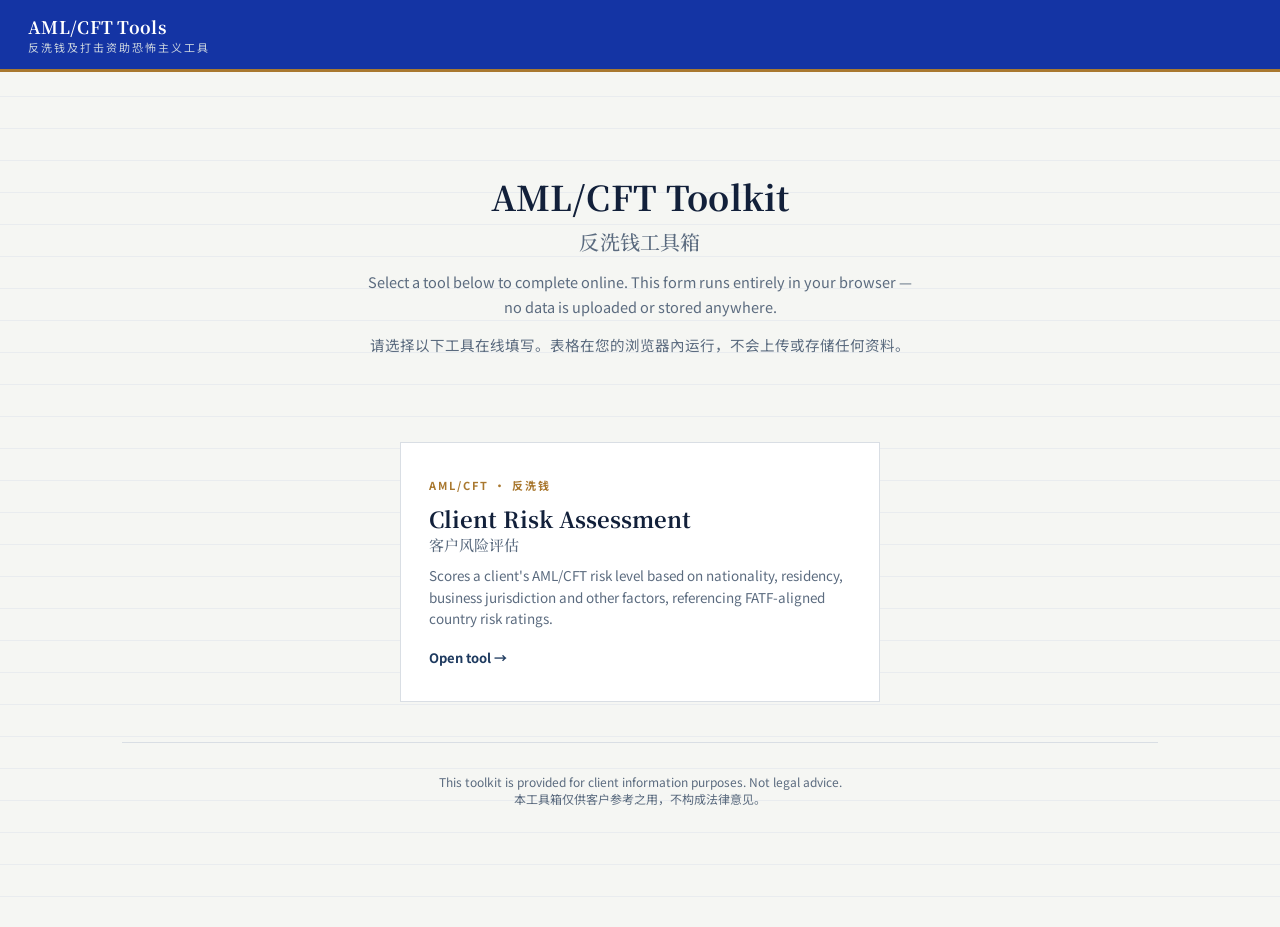
<file: Tools_AML/index.html>
<!DOCTYPE html>
<html lang="en">
<head>
<meta charset="UTF-8">
<meta name="viewport" content="width=device-width, initial-scale=1.0">
<title>AML/CFT Tools 反洗钱工具</title>
<link rel="preconnect" href="https://fonts.googleapis.com/">
<link href="https://fonts.googleapis.com/css2?family=Noto+Serif+SC:wght@500;700&family=Noto+Sans+SC:wght@400;500;700&display=swap" rel="stylesheet">
<style>
:root{
  --ink:#12203A;
  --navy:#1E3A5F;
  --navy-deep:#0B1A2E;
  --paper:#F5F6F3;
  --card:#FFFFFF;
  --line:#D9DEE4;
  --line-soft:#E9ECEF;
  --gold:#A9782F;
  --gold-soft:#EFE3CB;
  --slate:#5B6B7F;
  --serif:'Noto Serif SC','Songti SC','Times New Roman',serif;
  --sans:'Noto Sans SC','PingFang SC','Microsoft YaHei',-apple-system,BlinkMacSystemFont,'Segoe UI',sans-serif;
}
*{box-sizing:border-box;}
html,body{margin:0;padding:0;}
body{
  font-family:var(--sans);
  background:var(--paper);
  color:var(--ink);
  background-image:linear-gradient(var(--line-soft) 1px, transparent 1px);
  background-size:100% 32px;
  min-height:100vh;
}
a{color:inherit; text-decoration:none;}

.topbar{
  display:flex; align-items:center; justify-content:space-between;
  padding:14px 28px;
  background:#1434A4;
  color:#fff;
  border-bottom:3px solid var(--gold);
}
.brand-text .en{font-family:var(--serif); font-size:17px; font-weight:700; letter-spacing:.3px;}
.brand-text .zh{font-size:11px; color:#C9D3DE; letter-spacing:2px;}

main{max-width:1080px; margin:0 auto; padding:36px 22px 90px;}

.hero{text-align:center; padding:64px 20px 40px;}
.hero h1{font-family:var(--serif); font-size:34px; margin:0 0 6px; letter-spacing:.2px;}
.hero h1 .zh{display:block; font-size:20px; color:var(--slate); font-weight:500; margin-top:6px;}
.hero p.sub{color:var(--slate); font-size:14.5px; max-width:560px; margin:14px auto 0; line-height:1.7;}

.choice-grid{
  display:grid; grid-template-columns:1fr; gap:22px; max-width:520px; margin:44px auto 0; padding:0 20px;
}
.choice-card{
  background:var(--card); border:1px solid var(--line); padding:34px 28px; text-align:left;
  transition:all .18s ease; position:relative; overflow:hidden; display:block;
}
.choice-card::before{
  content:""; position:absolute; left:0; top:0; bottom:0; width:4px; background:var(--gold);
  transform:scaleY(0); transform-origin:bottom; transition:transform .2s ease;
}
.choice-card:hover{box-shadow:0 10px 26px rgba(18,32,58,.10); transform:translateY(-2px); border-color:var(--navy);}
.choice-card:hover::before{transform:scaleY(1);}
.choice-card .tag{font-size:11px; letter-spacing:2px; color:var(--gold); font-weight:700; text-transform:uppercase;}
.choice-card h2{font-family:var(--serif); font-size:22px; margin:10px 0 4px;}
.choice-card h2 .zh{display:block; font-size:15px; color:var(--slate); font-weight:500;}
.choice-card p{font-size:13.5px; color:var(--slate); line-height:1.6; margin:10px 0 0;}
.choice-card .go{margin-top:18px; font-size:13px; font-weight:700; color:var(--navy); display:flex; align-items:center; gap:6px;}
.choice-card:hover .go{color:var(--gold);}

footer{text-align:center; font-size:12px; color:var(--slate); padding:30px 20px; border-top:1px solid var(--line); margin-top:40px;}
</style>
</head>
<body>

<div class="topbar">
  <div class="brand-text">
    <div class="en">AML/CFT Tools</div>
    <div class="zh">反洗钱及打击资助恐怖主义工具</div>
  </div>
</div>

<main>
  <div class="hero">
    <h1>AML/CFT Toolkit<span class="zh">反洗钱工具箱</span></h1>
    <p class="sub">Select a tool below to complete online. This form runs entirely in your browser — no data is uploaded or stored anywhere.</p>
    <p class="sub">请选择以下工具在线填写。表格在您的浏览器內运行，不会上传或存储任何资料。</p>
  </div>

  <div class="choice-grid">
    <a class="choice-card" href="aml_risk_assessment.html">
      <div class="tag">AML/CFT · 反洗钱</div>
      <h2>Client Risk Assessment<span class="zh">客户风险评估</span></h2>
      <p>Scores a client's AML/CFT risk level based on nationality, residency, business jurisdiction and other factors, referencing FATF-aligned country risk ratings.</p>
      <div class="go">Open tool →</div>
    </a>
  </div>

  <footer>
    This toolkit is provided for client information purposes. Not legal advice.<br>
    本工具箱仅供客户参考之用，不构成法律意见。
  </footer>
</main>

</body>
</html>
</file>
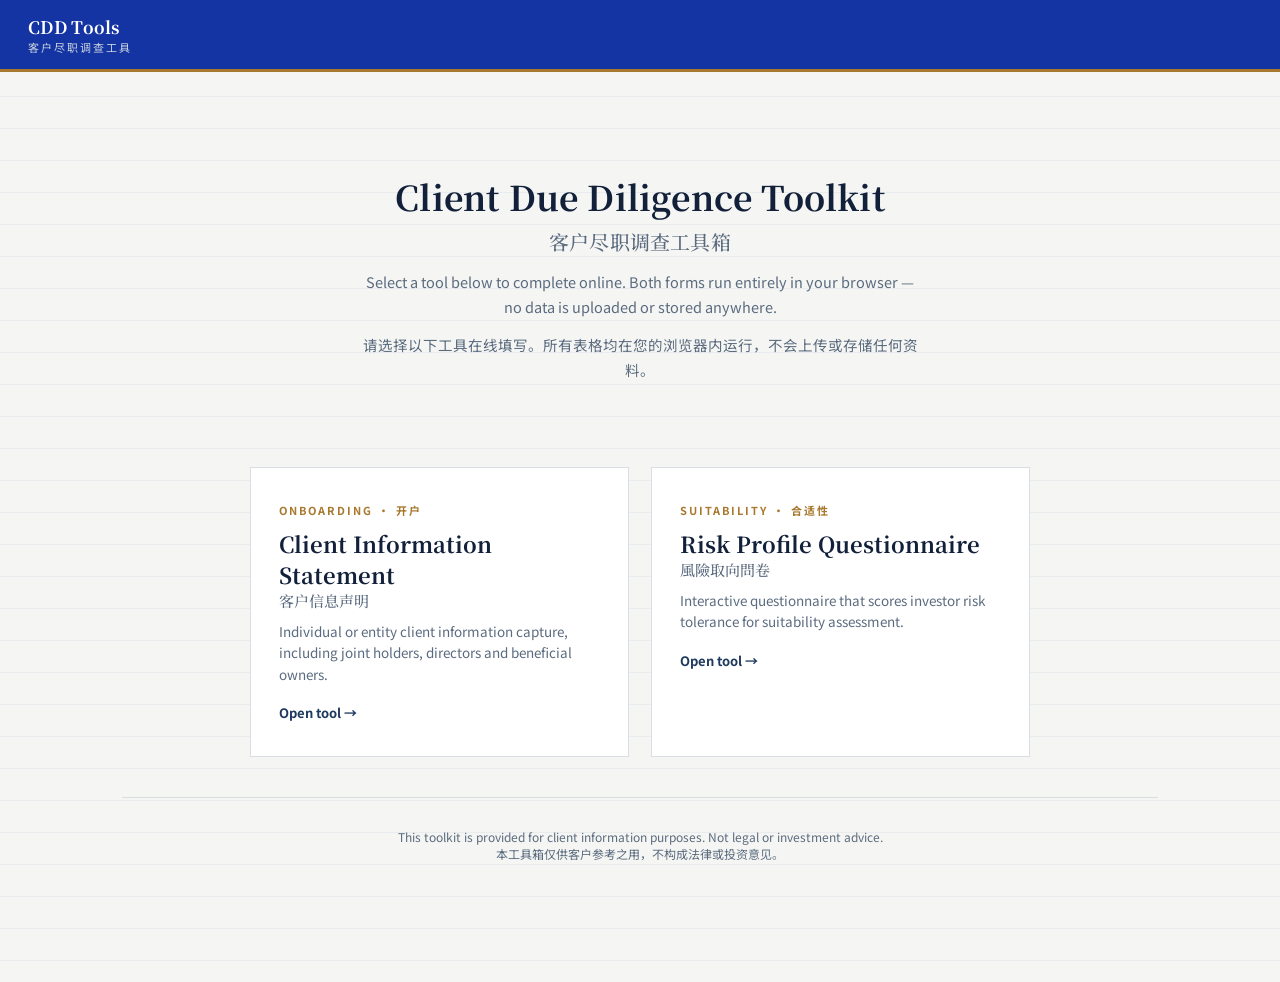
<file: Tools_CDD/index.html>
<!DOCTYPE html>
<html lang="en">
<head>
<meta charset="UTF-8">
<meta name="viewport" content="width=device-width, initial-scale=1.0">
<title>CDD Tools 客户尽职调查工具</title>
<link rel="preconnect" href="https://fonts.googleapis.com/">
<link href="https://fonts.googleapis.com/css2?family=Noto+Serif+SC:wght@500;700&family=Noto+Sans+SC:wght@400;500;700&display=swap" rel="stylesheet">
<style>
:root{
  --ink:#12203A;
  --navy:#1E3A5F;
  --navy-deep:#0B1A2E;
  --paper:#F5F6F3;
  --card:#FFFFFF;
  --line:#D9DEE4;
  --line-soft:#E9ECEF;
  --gold:#A9782F;
  --gold-soft:#EFE3CB;
  --slate:#5B6B7F;
  --serif:'Noto Serif SC','Songti SC','Times New Roman',serif;
  --sans:'Noto Sans SC','PingFang SC','Microsoft YaHei',-apple-system,BlinkMacSystemFont,'Segoe UI',sans-serif;
}
*{box-sizing:border-box;}
html,body{margin:0;padding:0;}
body{
  font-family:var(--sans);
  background:var(--paper);
  color:var(--ink);
  background-image:linear-gradient(var(--line-soft) 1px, transparent 1px);
  background-size:100% 32px;
  min-height:100vh;
}
a{color:inherit; text-decoration:none;}

.topbar{
  display:flex; align-items:center; justify-content:space-between;
  padding:14px 28px;
  background:#1434A4;
  color:#fff;
  border-bottom:3px solid var(--gold);
}
.brand-text .en{font-family:var(--serif); font-size:17px; font-weight:700; letter-spacing:.3px;}
.brand-text .zh{font-size:11px; color:#C9D3DE; letter-spacing:2px;}

main{max-width:1080px; margin:0 auto; padding:36px 22px 90px;}

.hero{text-align:center; padding:64px 20px 40px;}
.hero h1{font-family:var(--serif); font-size:34px; margin:0 0 6px; letter-spacing:.2px;}
.hero h1 .zh{display:block; font-size:20px; color:var(--slate); font-weight:500; margin-top:6px;}
.hero p.sub{color:var(--slate); font-size:14.5px; max-width:560px; margin:14px auto 0; line-height:1.7;}

.choice-grid{
  display:grid; grid-template-columns:1fr 1fr; gap:22px; max-width:820px; margin:44px auto 0; padding:0 20px;
}
@media(max-width:680px){.choice-grid{grid-template-columns:1fr;}}
.choice-card{
  background:var(--card); border:1px solid var(--line); padding:34px 28px; text-align:left;
  transition:all .18s ease; position:relative; overflow:hidden; display:block;
}
.choice-card::before{
  content:""; position:absolute; left:0; top:0; bottom:0; width:4px; background:var(--gold);
  transform:scaleY(0); transform-origin:bottom; transition:transform .2s ease;
}
.choice-card:hover{box-shadow:0 10px 26px rgba(18,32,58,.10); transform:translateY(-2px); border-color:var(--navy);}
.choice-card:hover::before{transform:scaleY(1);}
.choice-card .tag{font-size:11px; letter-spacing:2px; color:var(--gold); font-weight:700; text-transform:uppercase;}
.choice-card h2{font-family:var(--serif); font-size:22px; margin:10px 0 4px;}
.choice-card h2 .zh{display:block; font-size:15px; color:var(--slate); font-weight:500;}
.choice-card p{font-size:13.5px; color:var(--slate); line-height:1.6; margin:10px 0 0;}
.choice-card .go{margin-top:18px; font-size:13px; font-weight:700; color:var(--navy); display:flex; align-items:center; gap:6px;}
.choice-card:hover .go{color:var(--gold);}

footer{text-align:center; font-size:12px; color:var(--slate); padding:30px 20px; border-top:1px solid var(--line); margin-top:40px;}
</style>
</head>
<body>

<div class="topbar">
  <div class="brand-text">
    <div class="en">CDD Tools</div>
    <div class="zh">客户尽职调查工具</div>
  </div>
</div>

<main>
  <div class="hero">
    <h1>Client Due Diligence Toolkit<span class="zh">客户尽职调查工具箱</span></h1>
    <p class="sub">Select a tool below to complete online. Both forms run entirely in your browser — no data is uploaded or stored anywhere.</p>
    <p class="sub">请选择以下工具在线填写。所有表格均在您的浏览器内运行，不会上传或存储任何资料。</p>
  </div>

  <div class="choice-grid">
    <a class="choice-card" href="Client_Information_Statement_Interactive.html">
      <div class="tag">Onboarding · 开户</div>
      <h2>Client Information Statement<span class="zh">客户信息声明</span></h2>
      <p>Individual or entity client information capture, including joint holders, directors and beneficial owners.</p>
      <div class="go">Open tool →</div>
    </a>

    <a class="choice-card" href="Risk_Profile_Questionnaire.html">
      <div class="tag">Suitability · 合适性</div>
      <h2>Risk Profile Questionnaire<span class="zh">風險取向問卷</span></h2>
      <p>Interactive questionnaire that scores investor risk tolerance for suitability assessment.</p>
      <div class="go">Open tool →</div>
    </a>
  </div>

  <footer>
    This toolkit is provided for client information purposes. Not legal or investment advice.<br>
    本工具箱仅供客户参考之用，不构成法律或投资意见。
  </footer>
</main>

</body>
</html>
</file>
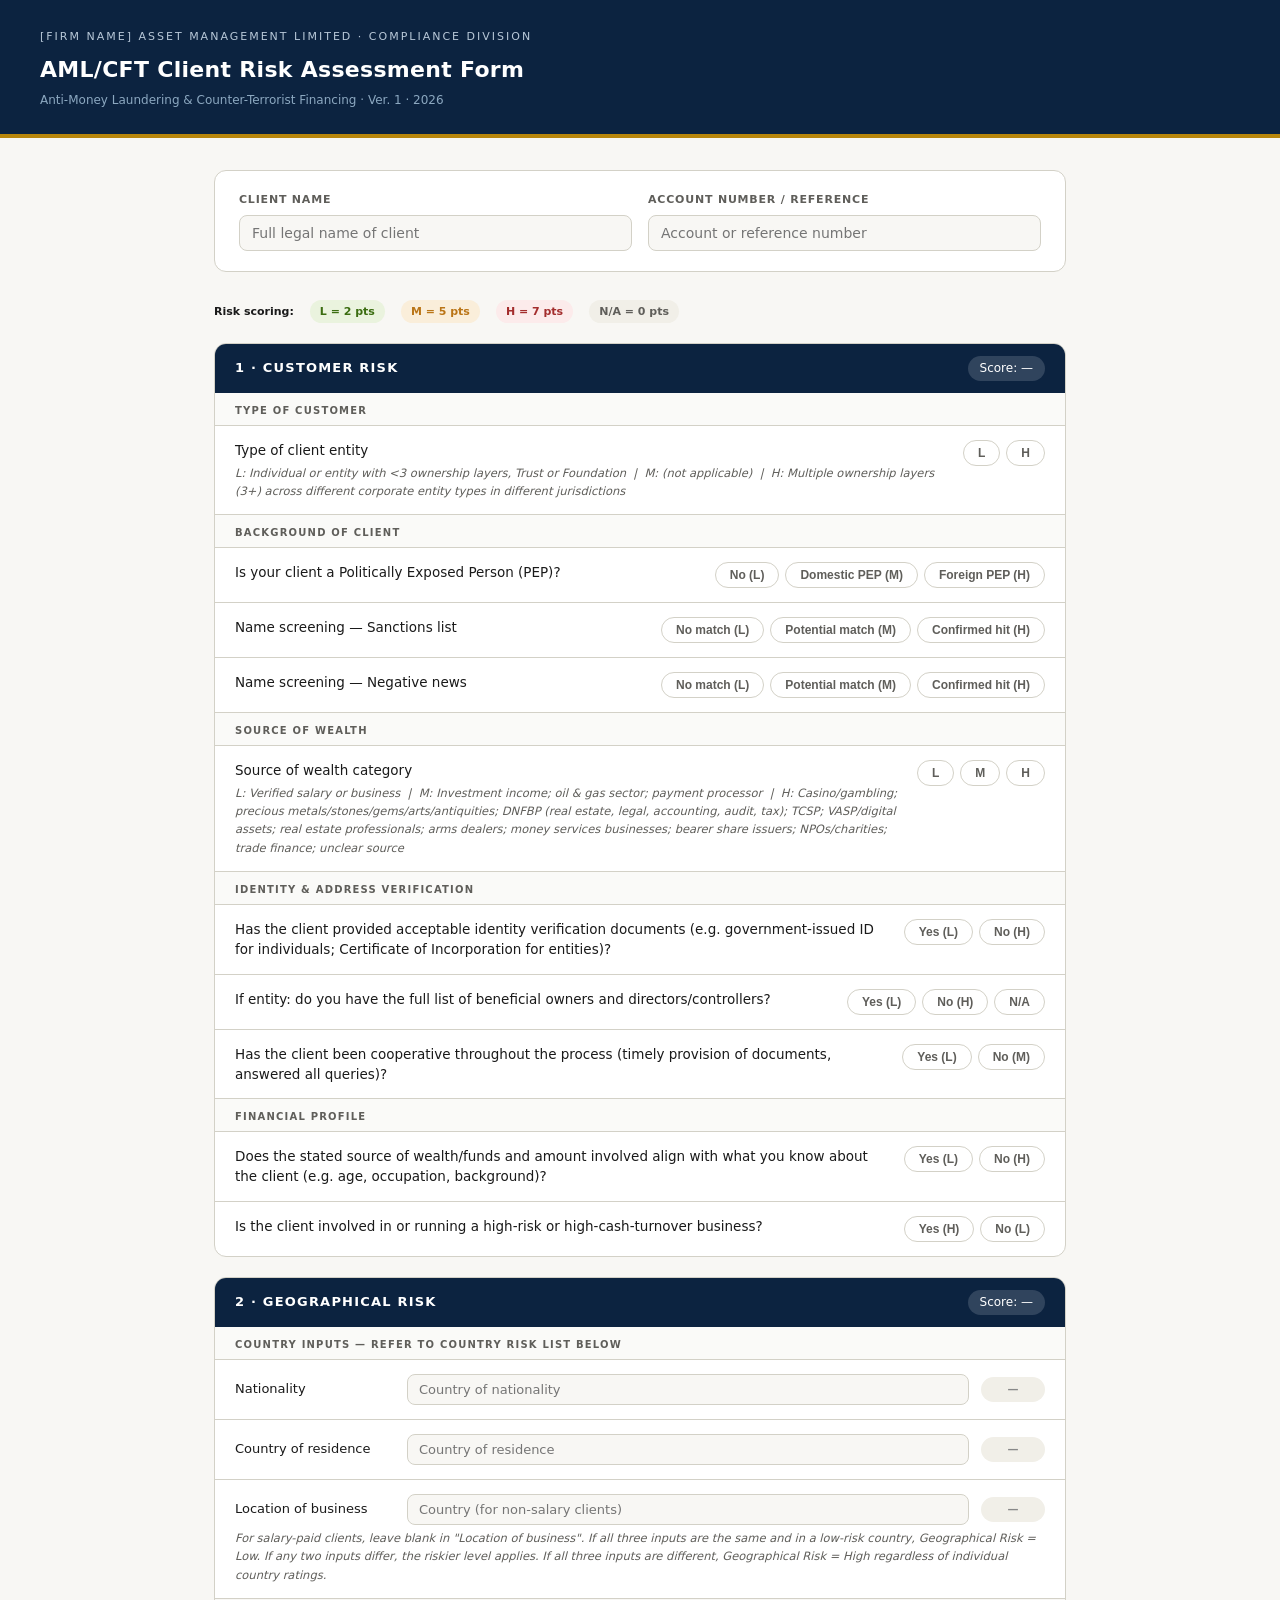
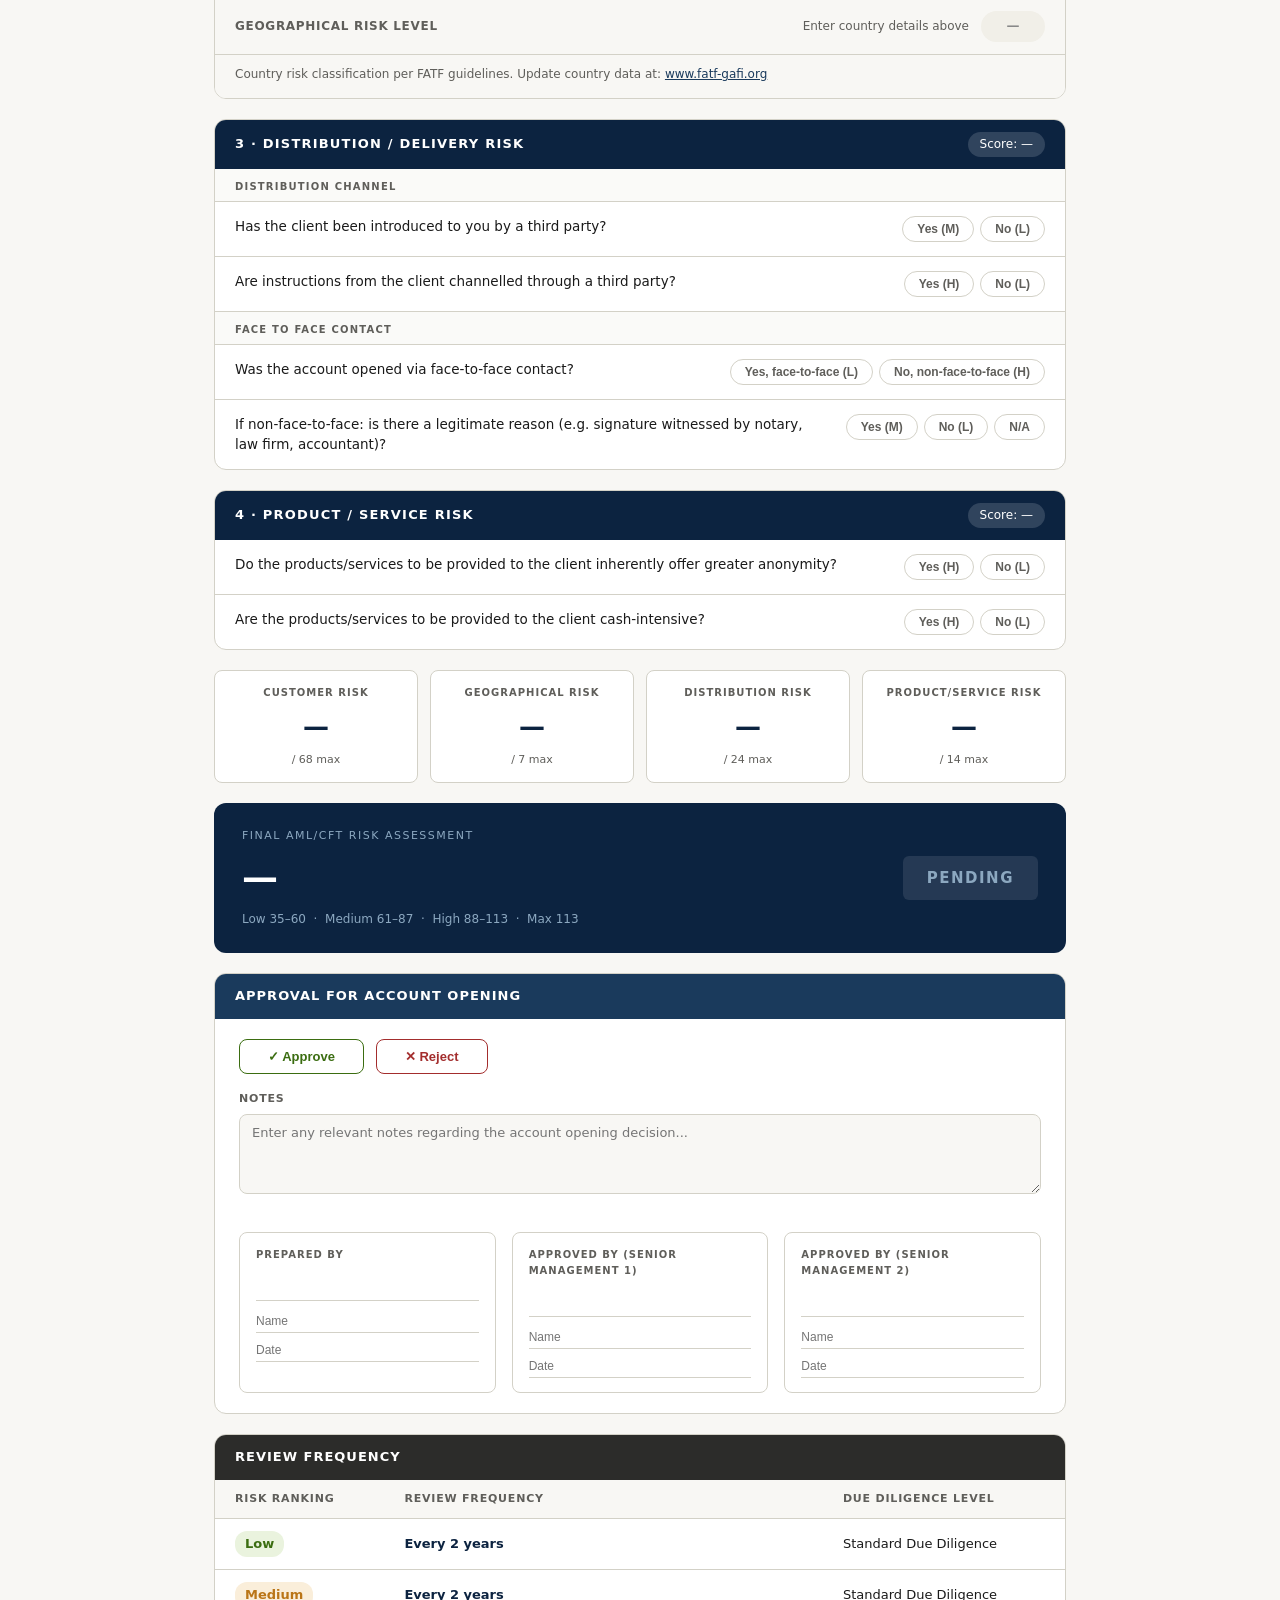
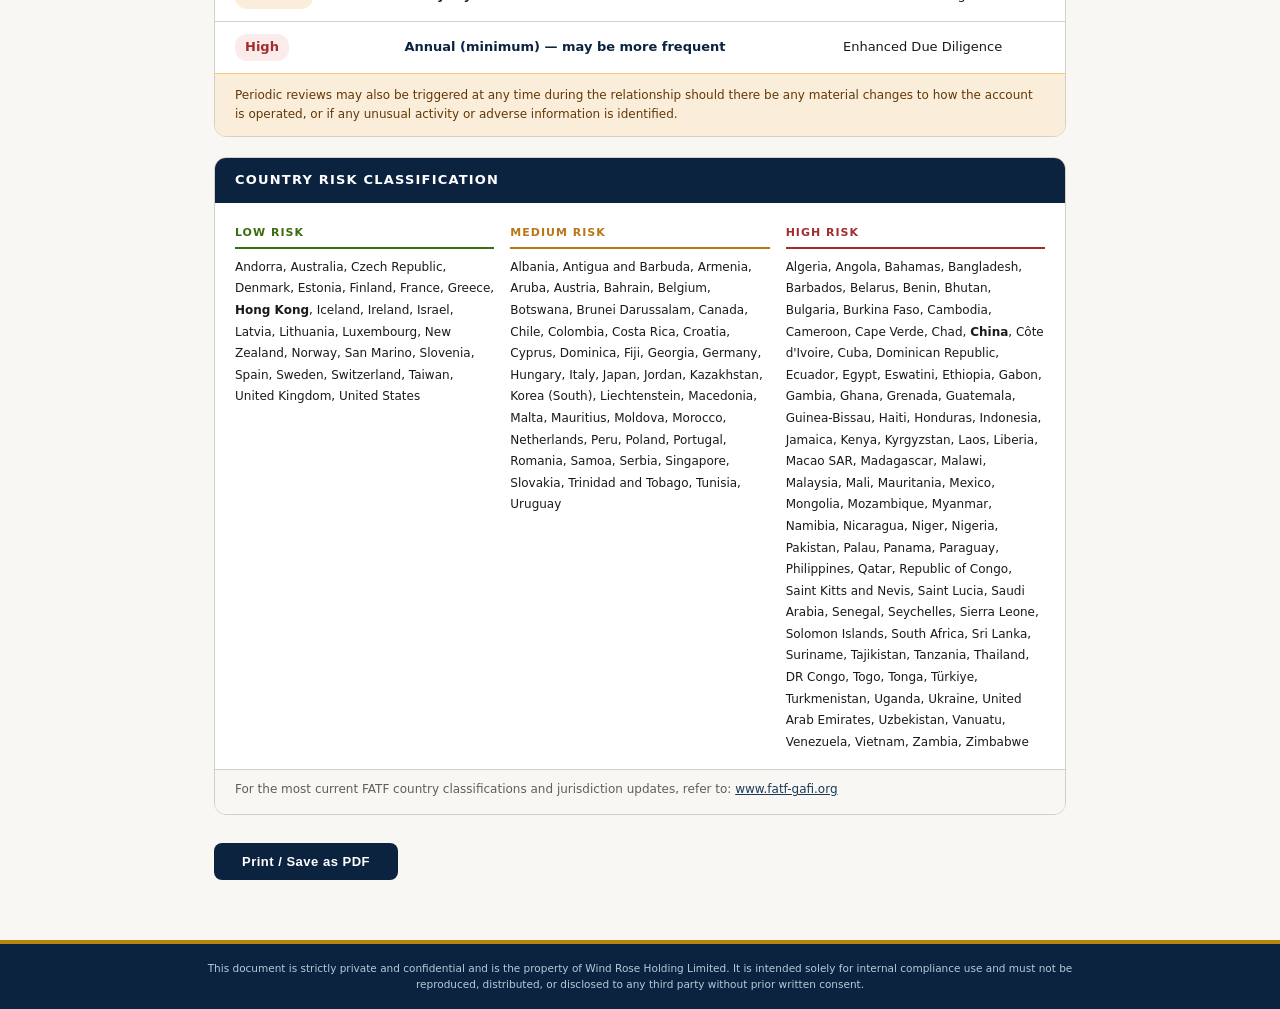
<file: Tools_AML/aml_risk_assessment.html>
<!DOCTYPE html>
<html lang="en">
<head>
<meta charset="UTF-8">
<meta name="viewport" content="width=device-width, initial-scale=1.0">
<title>AML/CFT Client Risk Assessment Form</title>
<style>
  :root {
    --navy: #0C2340;
    --navy-mid: #1A3A5C;
    --gold: #B8860B;
    --gold-light: #F5E6B0;
    --red-high: #A32D2D;
    --red-bg: #FCEBEB;
    --amber-mid: #BA7517;
    --amber-bg: #FAEEDA;
    --green-mid: #3B6D11;
    --green-bg: #EAF3DE;
    --border: #D3D1C7;
    --bg: #F8F7F4;
    --card-bg: #FFFFFF;
    --text: #1A1A1A;
    --text-muted: #5F5E5A;
    --radius: 8px;
    --radius-lg: 12px;
  }

  * { box-sizing: border-box; margin: 0; padding: 0; }

  body {
    font-family: 'Segoe UI', system-ui, sans-serif;
    font-size: 14px;
    line-height: 1.6;
    background: var(--bg);
    color: var(--text);
    padding: 0;
  }

  .page-header {
    background: var(--navy);
    color: #fff;
    padding: 28px 40px 24px;
    border-bottom: 4px solid var(--gold);
  }
  .page-header .firm-name {
    font-size: 11px;
    letter-spacing: 2px;
    text-transform: uppercase;
    color: #B8C8D8;
    margin-bottom: 6px;
  }
  .page-header h1 {
    font-size: 22px;
    font-weight: 600;
    letter-spacing: 0.3px;
    margin-bottom: 4px;
  }
  .page-header .subtitle {
    font-size: 12px;
    color: #8CA8C0;
  }
  .confidential-tag {
    display: inline-block;
    background: var(--gold);
    color: #fff;
    font-size: 10px;
    font-weight: 600;
    letter-spacing: 1.5px;
    text-transform: uppercase;
    padding: 3px 10px;
    border-radius: 3px;
    margin-top: 12px;
  }

  .form-body {
    max-width: 900px;
    margin: 0 auto;
    padding: 32px 24px 60px;
  }

  .client-info-bar {
    background: var(--card-bg);
    border: 0.5px solid var(--border);
    border-radius: var(--radius-lg);
    padding: 20px 24px;
    margin-bottom: 28px;
    display: grid;
    grid-template-columns: 1fr 1fr;
    gap: 16px;
  }
  .field-group label {
    display: block;
    font-size: 11px;
    font-weight: 600;
    letter-spacing: 0.8px;
    text-transform: uppercase;
    color: var(--text-muted);
    margin-bottom: 6px;
  }
  .field-group input, .field-group select {
    width: 100%;
    padding: 9px 12px;
    border: 0.5px solid var(--border);
    border-radius: var(--radius);
    font-size: 14px;
    font-family: inherit;
    background: var(--bg);
    color: var(--text);
    outline: none;
    transition: border-color 0.15s;
  }
  .field-group input:focus, .field-group select:focus {
    border-color: var(--navy-mid);
    background: #fff;
  }

  .section-card {
    background: var(--card-bg);
    border: 0.5px solid var(--border);
    border-radius: var(--radius-lg);
    margin-bottom: 20px;
    overflow: hidden;
  }
  .section-header {
    background: var(--navy);
    color: #fff;
    padding: 12px 20px;
    display: flex;
    align-items: center;
    justify-content: space-between;
  }
  .section-header h2 {
    font-size: 13px;
    font-weight: 600;
    letter-spacing: 1.2px;
    text-transform: uppercase;
  }
  .section-score-badge {
    font-size: 12px;
    background: rgba(255,255,255,0.15);
    padding: 3px 12px;
    border-radius: 20px;
    font-weight: 500;
  }

  .subsection-label {
    padding: 10px 20px 6px;
    font-size: 10px;
    font-weight: 700;
    letter-spacing: 1.2px;
    text-transform: uppercase;
    color: var(--text-muted);
    border-bottom: 0.5px solid var(--border);
    background: #FAFAF8;
  }

  .question-row {
    padding: 14px 20px;
    border-bottom: 0.5px solid var(--border);
    display: grid;
    grid-template-columns: 1fr auto;
    gap: 16px;
    align-items: start;
  }
  .question-row:last-child { border-bottom: none; }
  .question-text {
    font-size: 13.5px;
    line-height: 1.5;
    color: var(--text);
  }
  .question-note {
    font-size: 11.5px;
    color: var(--text-muted);
    margin-top: 3px;
    font-style: italic;
  }

  .radio-group {
    display: flex;
    gap: 6px;
    flex-shrink: 0;
    align-items: center;
  }
  .risk-btn {
    padding: 5px 14px;
    border-radius: 20px;
    border: 1.5px solid var(--border);
    background: transparent;
    font-size: 12px;
    font-weight: 600;
    cursor: pointer;
    transition: all 0.15s;
    white-space: nowrap;
    color: var(--text-muted);
  }
  .risk-btn:hover { border-color: #888; color: var(--text); }
  .risk-btn.selected-L { background: var(--green-bg); border-color: var(--green-mid); color: var(--green-mid); }
  .risk-btn.selected-M { background: var(--amber-bg); border-color: var(--amber-mid); color: var(--amber-mid); }
  .risk-btn.selected-H { background: var(--red-bg); border-color: var(--red-high); color: var(--red-high); }
  .risk-btn.selected-NA { background: #F1EFE8; border-color: #B4B2A9; color: #5F5E5A; }

  .geo-row {
    padding: 14px 20px;
    border-bottom: 0.5px solid var(--border);
    display: grid;
    grid-template-columns: 160px 1fr auto;
    gap: 12px;
    align-items: center;
  }
  .geo-row:last-child { border-bottom: none; }
  .geo-label {
    font-size: 13px;
    font-weight: 500;
  }
  .geo-input {
    padding: 7px 11px;
    border: 0.5px solid var(--border);
    border-radius: var(--radius);
    font-size: 13px;
    font-family: inherit;
    background: var(--bg);
    color: var(--text);
    outline: none;
    transition: border-color 0.15s;
  }
  .geo-input:focus { border-color: var(--navy-mid); background: #fff; }
  .geo-risk-indicator {
    font-size: 11px;
    font-weight: 700;
    padding: 4px 12px;
    border-radius: 20px;
    min-width: 64px;
    text-align: center;
  }
  .geo-risk-L { background: var(--green-bg); color: var(--green-mid); }
  .geo-risk-M { background: var(--amber-bg); color: var(--amber-mid); }
  .geo-risk-H { background: var(--red-bg); color: var(--red-high); }
  .geo-risk-none { background: #F1EFE8; color: #888; }
  .geo-note {
    grid-column: 1 / -1;
    font-size: 11.5px;
    color: var(--text-muted);
    font-style: italic;
    padding-top: 0;
    margin-top: -8px;
  }

  .geo-combined-result {
    padding: 12px 20px;
    background: #F8F7F4;
    border-top: 0.5px solid var(--border);
    display: flex;
    align-items: center;
    justify-content: space-between;
  }
  .geo-combined-label {
    font-size: 12px;
    font-weight: 600;
    text-transform: uppercase;
    letter-spacing: 0.7px;
    color: var(--text-muted);
  }

  .score-summary-grid {
    display: grid;
    grid-template-columns: repeat(4, 1fr);
    gap: 12px;
    margin-bottom: 20px;
  }
  .score-card {
    border: 0.5px solid var(--border);
    border-radius: var(--radius);
    padding: 14px 16px;
    background: var(--card-bg);
    text-align: center;
  }
  .score-card-label {
    font-size: 10px;
    font-weight: 700;
    letter-spacing: 1px;
    text-transform: uppercase;
    color: var(--text-muted);
    margin-bottom: 6px;
  }
  .score-card-value {
    font-size: 26px;
    font-weight: 600;
    color: var(--navy);
  }
  .score-card-sub {
    font-size: 11px;
    color: var(--text-muted);
    margin-top: 2px;
  }

  .total-result-card {
    background: var(--navy);
    color: #fff;
    border-radius: var(--radius-lg);
    padding: 24px 28px;
    margin-bottom: 20px;
    display: flex;
    align-items: center;
    justify-content: space-between;
  }
  .total-result-label {
    font-size: 11px;
    letter-spacing: 1.5px;
    text-transform: uppercase;
    color: #8CA8C0;
    margin-bottom: 4px;
  }
  .total-result-score {
    font-size: 36px;
    font-weight: 700;
  }
  .risk-level-badge {
    padding: 10px 24px;
    border-radius: 6px;
    font-size: 15px;
    font-weight: 700;
    letter-spacing: 1.5px;
    text-transform: uppercase;
  }
  .rl-low { background: var(--green-bg); color: var(--green-mid); }
  .rl-medium { background: var(--amber-bg); color: var(--amber-mid); }
  .rl-high { background: var(--red-bg); color: var(--red-high); }
  .rl-pending { background: rgba(255,255,255,0.1); color: #8CA8C0; }

  .edd-card {
    background: var(--red-bg);
    border: 1px solid #F7C1C1;
    border-radius: var(--radius-lg);
    padding: 20px 24px;
    margin-bottom: 20px;
    display: none;
  }
  .edd-card.visible { display: block; }
  .edd-title {
    font-size: 13px;
    font-weight: 700;
    color: var(--red-high);
    letter-spacing: 0.5px;
    text-transform: uppercase;
    margin-bottom: 12px;
    display: flex;
    align-items: center;
    gap: 8px;
  }
  .edd-options { display: flex; gap: 12px; margin-top: 10px; }

  .approval-card {
    background: var(--card-bg);
    border: 0.5px solid var(--border);
    border-radius: var(--radius-lg);
    overflow: hidden;
    margin-bottom: 20px;
  }
  .approval-header {
    background: var(--navy-mid);
    color: #fff;
    padding: 12px 20px;
    font-size: 13px;
    font-weight: 600;
    letter-spacing: 1px;
    text-transform: uppercase;
  }
  .approval-body { padding: 20px 24px; }
  .approval-options { display: flex; gap: 12px; margin-bottom: 16px; }
  .approve-btn, .reject-btn {
    padding: 9px 28px;
    border-radius: var(--radius);
    border: 1.5px solid;
    font-size: 13px;
    font-weight: 600;
    cursor: pointer;
    transition: all 0.15s;
  }
  .approve-btn { border-color: var(--green-mid); color: var(--green-mid); background: transparent; }
  .approve-btn.selected { background: var(--green-bg); }
  .reject-btn { border-color: var(--red-high); color: var(--red-high); background: transparent; }
  .reject-btn.selected { background: var(--red-bg); }
  .notes-area {
    width: 100%;
    min-height: 80px;
    padding: 10px 12px;
    border: 0.5px solid var(--border);
    border-radius: var(--radius);
    font-size: 13px;
    font-family: inherit;
    resize: vertical;
    background: var(--bg);
    color: var(--text);
    outline: none;
    margin-bottom: 16px;
  }
  .notes-area:focus { border-color: var(--navy-mid); background: #fff; }

  .sig-grid {
    display: grid;
    grid-template-columns: 1fr 1fr;
    gap: 16px;
    margin-top: 16px;
  }
  .sig-block {
    border: 0.5px solid var(--border);
    border-radius: var(--radius);
    padding: 14px 16px;
  }
  .sig-block.required {
    border: 1.5px solid var(--red-high);
    background: var(--red-bg);
  }
  .sig-block.required label { color: var(--red-high); }
  .sig-block label {
    font-size: 10px;
    font-weight: 700;
    letter-spacing: 1px;
    text-transform: uppercase;
    color: var(--text-muted);
    display: block;
    margin-bottom: 6px;
  }
  .sig-line {
    border-bottom: 1px solid var(--border);
    height: 32px;
    margin-bottom: 8px;
  }

  .review-card {
    background: var(--card-bg);
    border: 0.5px solid var(--border);
    border-radius: var(--radius-lg);
    overflow: hidden;
    margin-bottom: 20px;
  }
  .review-header {
    background: #2C2C2A;
    color: #fff;
    padding: 12px 20px;
    font-size: 13px;
    font-weight: 600;
    letter-spacing: 1px;
    text-transform: uppercase;
  }
  .review-table {
    width: 100%;
    border-collapse: collapse;
  }
  .review-table th {
    background: #F8F7F4;
    padding: 10px 20px;
    font-size: 11px;
    font-weight: 700;
    letter-spacing: 0.8px;
    text-transform: uppercase;
    color: var(--text-muted);
    text-align: left;
    border-bottom: 0.5px solid var(--border);
  }
  .review-table td {
    padding: 12px 20px;
    border-bottom: 0.5px solid var(--border);
    font-size: 13px;
  }
  .review-table tr:last-child td { border-bottom: none; }
  .review-freq {
    font-weight: 600;
    color: var(--navy);
  }
  .review-active td { background: #EAF3DE; }
  .review-active .review-freq { color: var(--green-mid); }
  .review-active-H td { background: var(--red-bg); }
  .review-active-H .review-freq { color: var(--red-high); }
  .review-active-M td { background: var(--amber-bg); }
  .review-active-M .review-freq { color: var(--amber-mid); }

  .periodic-note {
    padding: 12px 20px;
    background: #FAEEDA;
    font-size: 12px;
    color: #633806;
    border-top: 0.5px solid #FAC775;
  }

  .country-lookup-row {
    padding: 10px 20px 14px;
    background: #F8F7F4;
    border-top: 0.5px solid var(--border);
    font-size: 12px;
    color: var(--text-muted);
  }
  .country-lookup-row a {
    color: var(--navy-mid);
    text-decoration: underline;
    cursor: pointer;
  }

  .print-btn {
    background: var(--navy);
    color: #fff;
    border: none;
    padding: 11px 28px;
    border-radius: var(--radius);
    font-size: 13px;
    font-weight: 600;
    cursor: pointer;
    margin-top: 8px;
    letter-spacing: 0.5px;
    transition: background 0.15s;
  }
  .print-btn:hover { background: var(--navy-mid); }

  .legend-row {
    display: flex;
    gap: 16px;
    font-size: 11px;
    color: var(--text-muted);
    margin-bottom: 20px;
    align-items: center;
  }
  .legend-pill {
    display: inline-flex;
    align-items: center;
    gap: 5px;
    padding: 3px 10px;
    border-radius: 12px;
    font-weight: 600;
  }

  .high-warning {
    background: var(--red-bg);
    border: 1px solid #F09595;
    border-radius: var(--radius);
    padding: 12px 16px;
    font-size: 12.5px;
    color: var(--red-high);
    margin-top: 12px;
    display: none;
  }
  .high-warning.visible { display: block; }

  @media print {
    body { background: #fff; }
    .print-btn { display: none; }
    .section-card, .approval-card, .review-card { break-inside: avoid; }
  }

  .page-footer {
    background: var(--navy);
    color: #B8C8D8;
    padding: 16px 40px;
    border-top: 4px solid var(--gold);
    text-align: center;
    font-size: 10.5px;
    line-height: 1.6;
  }
  .page-footer .footnote {
    max-width: 900px;
    margin: 0 auto;
  }
</style>
</head>
<body>

<div class="page-header">
  <div class="firm-name">[Firm Name] Asset Management Limited · Compliance Division</div>
  <h1>AML/CFT Client Risk Assessment Form</h1>
  <div class="subtitle">Anti-Money Laundering &amp; Counter-Terrorist Financing · Ver. 1 · 2026</div>
</div>

<div class="form-body">

  <div class="client-info-bar">
    <div class="field-group">
      <label>Client Name</label>
      <input type="text" id="clientName" placeholder="Full legal name of client">
    </div>
    <div class="field-group">
      <label>Account Number / Reference</label>
      <input type="text" id="accountRef" placeholder="Account or reference number">
    </div>
  </div>

  <div class="legend-row">
    <span style="font-weight:600; color: var(--text);">Risk scoring:</span>
    <span class="legend-pill" style="background:var(--green-bg); color:var(--green-mid);">L = 2 pts</span>
    <span class="legend-pill" style="background:var(--amber-bg); color:var(--amber-mid);">M = 5 pts</span>
    <span class="legend-pill" style="background:var(--red-bg); color:var(--red-high);">H = 7 pts</span>
    <span class="legend-pill" style="background:#F1EFE8; color:#5F5E5A;">N/A = 0 pts</span>
  </div>

  <!-- SECTION 1: CUSTOMER RISK -->
  <div class="section-card">
    <div class="section-header">
      <h2>1 · Customer Risk</h2>
      <span class="section-score-badge" id="badge-customer">Score: —</span>
    </div>

    <div class="subsection-label">Type of customer</div>
    <div class="question-row">
      <div>
        <div class="question-text">Type of client entity</div>
        <div class="question-note">L: Individual or entity with &lt;3 ownership layers, Trust or Foundation &nbsp;|&nbsp; M: (not applicable) &nbsp;|&nbsp; H: Multiple ownership layers (3+) across different corporate entity types in different jurisdictions</div>
      </div>
      <div class="radio-group" data-section="customer" data-q="typeOfCustomer">
        <button class="risk-btn" data-val="L" onclick="selectRisk(this,'typeOfCustomer','customer')">L</button>
        <button class="risk-btn" data-val="H" onclick="selectRisk(this,'typeOfCustomer','customer')">H</button>
      </div>
    </div>

    <div class="subsection-label">Background of client</div>
    <div class="question-row">
      <div>
        <div class="question-text">Is your client a Politically Exposed Person (PEP)?</div>
      </div>
      <div class="radio-group" data-section="customer" data-q="pep">
        <button class="risk-btn" data-val="L" onclick="selectRisk(this,'pep','customer')">No (L)</button>
        <button class="risk-btn" data-val="M" onclick="selectRisk(this,'pep','customer')">Domestic PEP (M)</button>
        <button class="risk-btn" data-val="H" onclick="selectRisk(this,'pep','customer')">Foreign PEP (H)</button>
      </div>
    </div>
    <div class="question-row">
      <div>
        <div class="question-text">Name screening — Sanctions list</div>
      </div>
      <div class="radio-group" data-section="customer" data-q="sanctionScreen">
        <button class="risk-btn" data-val="L" onclick="selectRisk(this,'sanctionScreen','customer')">No match (L)</button>
        <button class="risk-btn" data-val="M" onclick="selectRisk(this,'sanctionScreen','customer')">Potential match (M)</button>
        <button class="risk-btn" data-val="H" onclick="selectRisk(this,'sanctionScreen','customer')">Confirmed hit (H)</button>
      </div>
    </div>
    <div class="question-row">
      <div>
        <div class="question-text">Name screening — Negative news</div>
      </div>
      <div class="radio-group" data-section="customer" data-q="negNewsScreen">
        <button class="risk-btn" data-val="L" onclick="selectRisk(this,'negNewsScreen','customer')">No match (L)</button>
        <button class="risk-btn" data-val="M" onclick="selectRisk(this,'negNewsScreen','customer')">Potential match (M)</button>
        <button class="risk-btn" data-val="H" onclick="selectRisk(this,'negNewsScreen','customer')">Confirmed hit (H)</button>
      </div>
    </div>

    <div class="subsection-label">Source of wealth</div>
    <div class="question-row">
      <div>
        <div class="question-text">Source of wealth category</div>
        <div class="question-note">L: Verified salary or business &nbsp;|&nbsp; M: Investment income; oil &amp; gas sector; payment processor &nbsp;|&nbsp; H: Casino/gambling; precious metals/stones/gems/arts/antiquities; DNFBP (real estate, legal, accounting, audit, tax); TCSP; VASP/digital assets; real estate professionals; arms dealers; money services businesses; bearer share issuers; NPOs/charities; trade finance; unclear source</div>
      </div>
      <div class="radio-group" data-section="customer" data-q="sourceWealth">
        <button class="risk-btn" data-val="L" onclick="selectRisk(this,'sourceWealth','customer')">L</button>
        <button class="risk-btn" data-val="M" onclick="selectRisk(this,'sourceWealth','customer')">M</button>
        <button class="risk-btn" data-val="H" onclick="selectRisk(this,'sourceWealth','customer')">H</button>
      </div>
    </div>

    <div class="subsection-label">Identity &amp; address verification</div>
    <div class="question-row">
      <div>
        <div class="question-text">Has the client provided acceptable identity verification documents (e.g. government-issued ID for individuals; Certificate of Incorporation for entities)?</div>
      </div>
      <div class="radio-group" data-section="customer" data-q="idVerified">
        <button class="risk-btn" data-val="L" onclick="selectRisk(this,'idVerified','customer')">Yes (L)</button>
        <button class="risk-btn" data-val="H" onclick="selectRisk(this,'idVerified','customer')">No (H)</button>
      </div>
    </div>
    <div class="question-row">
      <div>
        <div class="question-text">If entity: do you have the full list of beneficial owners and directors/controllers?</div>
      </div>
      <div class="radio-group" data-section="customer" data-q="boList">
        <button class="risk-btn" data-val="L" onclick="selectRisk(this,'boList','customer')">Yes (L)</button>
        <button class="risk-btn" data-val="H" onclick="selectRisk(this,'boList','customer')">No (H)</button>
        <button class="risk-btn" data-val="NA" onclick="selectRisk(this,'boList','customer')">N/A</button>
      </div>
    </div>
    <div class="question-row">
      <div>
        <div class="question-text">Has the client been cooperative throughout the process (timely provision of documents, answered all queries)?</div>
      </div>
      <div class="radio-group" data-section="customer" data-q="cooperative">
        <button class="risk-btn" data-val="L" onclick="selectRisk(this,'cooperative','customer')">Yes (L)</button>
        <button class="risk-btn" data-val="M" onclick="selectRisk(this,'cooperative','customer')">No (M)</button>
      </div>
    </div>

    <div class="subsection-label">Financial profile</div>
    <div class="question-row">
      <div>
        <div class="question-text">Does the stated source of wealth/funds and amount involved align with what you know about the client (e.g. age, occupation, background)?</div>
      </div>
      <div class="radio-group" data-section="customer" data-q="sowConsistent">
        <button class="risk-btn" data-val="L" onclick="selectRisk(this,'sowConsistent','customer')">Yes (L)</button>
        <button class="risk-btn" data-val="H" onclick="selectRisk(this,'sowConsistent','customer')">No (H)</button>
      </div>
    </div>
    <div class="question-row" style="border-bottom:none;">
      <div>
        <div class="question-text">Is the client involved in or running a high-risk or high-cash-turnover business?</div>
      </div>
      <div class="radio-group" data-section="customer" data-q="highCashBiz">
        <button class="risk-btn" data-val="H" onclick="selectRisk(this,'highCashBiz','customer')">Yes (H)</button>
        <button class="risk-btn" data-val="L" onclick="selectRisk(this,'highCashBiz','customer')">No (L)</button>
      </div>
    </div>
  </div>

  <!-- SECTION 2: GEOGRAPHICAL RISK -->
  <div class="section-card">
    <div class="section-header">
      <h2>2 · Geographical Risk</h2>
      <span class="section-score-badge" id="badge-geo">Score: —</span>
    </div>

    <div class="subsection-label">Country inputs — refer to country risk list below</div>
    <div class="geo-row">
      <div class="geo-label">Nationality</div>
      <input type="text" class="geo-input" id="geo-nationality" placeholder="Country of nationality" oninput="updateGeo()">
      <div class="geo-risk-indicator geo-risk-none" id="geo-nat-badge">—</div>
    </div>
    <div class="geo-row">
      <div class="geo-label">Country of residence</div>
      <input type="text" class="geo-input" id="geo-residence" placeholder="Country of residence" oninput="updateGeo()">
      <div class="geo-risk-indicator geo-risk-none" id="geo-res-badge">—</div>
    </div>
    <div class="geo-row" style="border-bottom:none;">
      <div class="geo-label">Location of business</div>
      <input type="text" class="geo-input" id="geo-business" placeholder="Country (for non-salary clients)" oninput="updateGeo()">
      <div class="geo-risk-indicator geo-risk-none" id="geo-biz-badge">—</div>
      <div class="geo-note">For salary-paid clients, leave blank in "Location of business". If all three inputs are the same and in a low-risk country, Geographical Risk = Low. If any two inputs differ, the riskier level applies. If all three inputs are different, Geographical Risk = High regardless of individual country ratings.</div>
    </div>

    <div class="geo-combined-result">
      <span class="geo-combined-label">Geographical risk level</span>
      <div style="display:flex; align-items:center; gap:12px;">
        <span id="geo-combined-text" style="font-size:12px; color:var(--text-muted);">Enter country details above</span>
        <div class="geo-risk-indicator geo-risk-none" id="geo-combined-badge" style="font-size:13px; padding: 5px 18px;">—</div>
      </div>
    </div>

    <div class="country-lookup-row">
      Country risk classification per FATF guidelines. Update country data at:
      <a href="https://www.fatf-gafi.org/en/home.html" target="_blank">www.fatf-gafi.org</a>
    </div>
  </div>

  <!-- SECTION 3: DISTRIBUTION/DELIVERY RISK -->
  <div class="section-card">
    <div class="section-header">
      <h2>3 · Distribution / Delivery Risk</h2>
      <span class="section-score-badge" id="badge-dist">Score: —</span>
    </div>

    <div class="subsection-label">Distribution channel</div>
    <div class="question-row">
      <div>
        <div class="question-text">Has the client been introduced to you by a third party?</div>
      </div>
      <div class="radio-group" data-section="dist" data-q="thirdPartyIntro">
        <button class="risk-btn" data-val="M" onclick="selectRisk(this,'thirdPartyIntro','dist')">Yes (M)</button>
        <button class="risk-btn" data-val="L" onclick="selectRisk(this,'thirdPartyIntro','dist')">No (L)</button>
      </div>
    </div>
    <div class="question-row">
      <div>
        <div class="question-text">Are instructions from the client channelled through a third party?</div>
      </div>
      <div class="radio-group" data-section="dist" data-q="thirdPartyInstr">
        <button class="risk-btn" data-val="H" onclick="selectRisk(this,'thirdPartyInstr','dist')">Yes (H)</button>
        <button class="risk-btn" data-val="L" onclick="selectRisk(this,'thirdPartyInstr','dist')">No (L)</button>
      </div>
    </div>

    <div class="subsection-label">Face to face contact</div>
    <div class="question-row">
      <div>
        <div class="question-text">Was the account opened via face-to-face contact?</div>
      </div>
      <div class="radio-group" data-section="dist" data-q="faceToFace">
        <button class="risk-btn" data-val="L" onclick="selectRisk(this,'faceToFace','dist')">Yes, face-to-face (L)</button>
        <button class="risk-btn" data-val="H" onclick="selectRisk(this,'faceToFace','dist')">No, non-face-to-face (H)</button>
      </div>
    </div>
    <div class="question-row" style="border-bottom:none;">
      <div>
        <div class="question-text">If non-face-to-face: is there a legitimate reason (e.g. signature witnessed by notary, law firm, accountant)?</div>
      </div>
      <div class="radio-group" data-section="dist" data-q="nonF2FReason">
        <button class="risk-btn" data-val="M" onclick="selectRisk(this,'nonF2FReason','dist')">Yes (M)</button>
        <button class="risk-btn" data-val="L" onclick="selectRisk(this,'nonF2FReason','dist')">No (L)</button>
        <button class="risk-btn" data-val="NA" onclick="selectRisk(this,'nonF2FReason','dist')">N/A</button>
      </div>
    </div>
  </div>

  <!-- SECTION 4: PRODUCT/SERVICE RISK -->
  <div class="section-card">
    <div class="section-header">
      <h2>4 · Product / Service Risk</h2>
      <span class="section-score-badge" id="badge-prod">Score: —</span>
    </div>

    <div class="question-row">
      <div>
        <div class="question-text">Do the products/services to be provided to the client inherently offer greater anonymity?</div>
      </div>
      <div class="radio-group" data-section="prod" data-q="anonymity">
        <button class="risk-btn" data-val="H" onclick="selectRisk(this,'anonymity','prod')">Yes (H)</button>
        <button class="risk-btn" data-val="L" onclick="selectRisk(this,'anonymity','prod')">No (L)</button>
      </div>
    </div>
    <div class="question-row" style="border-bottom:none;">
      <div>
        <div class="question-text">Are the products/services to be provided to the client cash-intensive?</div>
      </div>
      <div class="radio-group" data-section="prod" data-q="cashIntensive">
        <button class="risk-btn" data-val="H" onclick="selectRisk(this,'cashIntensive','prod')">Yes (H)</button>
        <button class="risk-btn" data-val="L" onclick="selectRisk(this,'cashIntensive','prod')">No (L)</button>
      </div>
    </div>
  </div>

  <!-- SCORE SUMMARY -->
  <div class="score-summary-grid">
    <div class="score-card">
      <div class="score-card-label">Customer risk</div>
      <div class="score-card-value" id="sum-customer">—</div>
      <div class="score-card-sub">/ 68 max</div>
    </div>
    <div class="score-card">
      <div class="score-card-label">Geographical risk</div>
      <div class="score-card-value" id="sum-geo">—</div>
      <div class="score-card-sub">/ 7 max</div>
    </div>
    <div class="score-card">
      <div class="score-card-label">Distribution risk</div>
      <div class="score-card-value" id="sum-dist">—</div>
      <div class="score-card-sub">/ 24 max</div>
    </div>
    <div class="score-card">
      <div class="score-card-label">Product/service risk</div>
      <div class="score-card-value" id="sum-prod">—</div>
      <div class="score-card-sub">/ 14 max</div>
    </div>
  </div>

  <div class="total-result-card">
    <div>
      <div class="total-result-label">Final AML/CFT Risk Assessment</div>
      <div class="total-result-score" id="total-score">—</div>
      <div style="font-size:12px; color:#8CA8C0; margin-top:4px;">Low 35–60 &nbsp;·&nbsp; Medium 61–87 &nbsp;·&nbsp; High 88–113 &nbsp;·&nbsp; Max 113</div>
    </div>
    <div class="risk-level-badge rl-pending" id="final-risk-badge">Pending</div>
  </div>

  <!-- EDD Card (high risk only) -->
  <div class="edd-card" id="edd-card">
    <div class="edd-title">⚠ Enhanced Due Diligence Required</div>
    <div style="font-size:13px; color:var(--red-high); margin-bottom:12px;"><span id="edd-reason">Enhanced Due Diligence (EDD) is required for this client.</span> EDD must be conducted and an EDD report must be provided. This client must be approved by 2 Senior Management.</div>
    <div style="font-size:12px; font-weight:600; text-transform:uppercase; letter-spacing:0.8px; color:#A32D2D; margin-bottom:8px;">EDD Outcome</div>
    <div class="edd-options">
      <button class="risk-btn" id="edd-pass" onclick="selectEDD('pass')" style="font-size:13px; padding:7px 24px;">Passed</button>
      <button class="risk-btn" id="edd-fail" onclick="selectEDD('fail')" style="font-size:13px; padding:7px 24px;">Not passed</button>
    </div>
  </div>

  <!-- APPROVAL SECTION -->
  <div class="approval-card">
    <div class="approval-header">Approval for account opening</div>
    <div class="approval-body">
      <div class="approval-options">
        <button class="approve-btn" id="btn-approve" onclick="selectApproval('approve')">✓ Approve</button>
        <button class="reject-btn" id="btn-reject" onclick="selectApproval('reject')">✕ Reject</button>
      </div>
      <label style="font-size:11px; font-weight:700; letter-spacing:0.8px; text-transform:uppercase; color:var(--text-muted); display:block; margin-bottom:6px;">Notes</label>
      <textarea class="notes-area" id="approval-notes" placeholder="Enter any relevant notes regarding the account opening decision..."></textarea>
      <div id="high-risk-reason-block" style="display:none;">
        <label style="font-size:11px; font-weight:700; letter-spacing:0.8px; text-transform:uppercase; color:var(--red-high); display:block; margin-bottom:6px;">Reasons for approval (high-risk client — required)</label>
        <textarea class="notes-area" id="highrisk-reasons" placeholder="For high-risk clients: state specific reasons for approval and risk mitigants..."></textarea>
      </div>
      <div class="sig-grid" style="grid-template-columns: 1fr 1fr 1fr;">
        <div class="sig-block">
          <label>Prepared by</label>
          <div class="sig-line"></div>
          <input type="text" style="width:100%; border:none; border-bottom:0.5px solid var(--border); background:transparent; font-size:12px; padding:4px 0; outline:none;" placeholder="Name">
          <input type="text" style="width:100%; border:none; border-bottom:0.5px solid var(--border); background:transparent; font-size:12px; padding:4px 0; margin-top:6px; outline:none;" placeholder="Date">
        </div>
        <div class="sig-block" id="first-approver-block">
          <label>Approved by (Senior Management 1)</label>
          <div class="sig-line"></div>
          <input type="text" style="width:100%; border:none; border-bottom:0.5px solid var(--border); background:transparent; font-size:12px; padding:4px 0; outline:none;" placeholder="Name">
          <input type="text" style="width:100%; border:none; border-bottom:0.5px solid var(--border); background:transparent; font-size:12px; padding:4px 0; margin-top:6px; outline:none;" placeholder="Date">
        </div>
        <div class="sig-block" id="second-approver-block">
          <label>Approved by (Senior Management 2)</label>
          <div class="sig-line"></div>
          <input type="text" style="width:100%; border:none; border-bottom:0.5px solid var(--border); background:transparent; font-size:12px; padding:4px 0; outline:none;" placeholder="Name">
          <input type="text" style="width:100%; border:none; border-bottom:0.5px solid var(--border); background:transparent; font-size:12px; padding:4px 0; margin-top:6px; outline:none;" placeholder="Date">
        </div>
      </div>
      <div class="high-warning" id="dual-approval-warning">
        ⚠ This client is High Risk and/or requires Enhanced Due Diligence (EDD). Approval by 2 Senior Management (Senior Management 1 and Senior Management 2 above) is required before account opening.
      </div>
    </div>
  </div>

  <!-- REVIEW FREQUENCY -->
  <div class="review-card">
    <div class="review-header">Review frequency</div>
    <table class="review-table">
      <thead>
        <tr>
          <th>Risk ranking</th>
          <th>Review frequency</th>
          <th>Due diligence level</th>
        </tr>
      </thead>
      <tbody>
        <tr id="review-row-L">
          <td><span class="legend-pill" style="background:var(--green-bg); color:var(--green-mid);">Low</span></td>
          <td class="review-freq">Every 2 years</td>
          <td>Standard Due Diligence</td>
        </tr>
        <tr id="review-row-M">
          <td><span class="legend-pill" style="background:var(--amber-bg); color:var(--amber-mid);">Medium</span></td>
          <td class="review-freq">Every 2 years</td>
          <td>Standard Due Diligence</td>
        </tr>
        <tr id="review-row-H">
          <td><span class="legend-pill" style="background:var(--red-bg); color:var(--red-high);">High</span></td>
          <td class="review-freq">Annual (minimum) — may be more frequent</td>
          <td>Enhanced Due Diligence</td>
        </tr>
      </tbody>
    </table>
    <div class="periodic-note">
      Periodic reviews may also be triggered at any time during the relationship should there be any material changes to how the account is operated, or if any unusual activity or adverse information is identified.
    </div>
  </div>

  <!-- COUNTRY RISK LIST -->
  <div class="section-card">
    <div class="section-header">
      <h2>Country risk classification</h2>
    </div>
    <div style="padding:16px 20px; display:grid; grid-template-columns:1fr 1fr 1fr; gap:16px;">
      <div>
        <div style="font-size:11px; font-weight:700; letter-spacing:1px; text-transform:uppercase; color:var(--green-mid); margin-bottom:8px; padding:5px 0; border-bottom:2px solid var(--green-mid);">Low risk</div>
        <div style="font-size:12px; line-height:1.8; color:var(--text);">Andorra, Australia, Czech Republic, Denmark, Estonia, Finland, France, Greece, <strong>Hong Kong</strong>, Iceland, Ireland, Israel, Latvia, Lithuania, Luxembourg, New Zealand, Norway, San Marino, Slovenia, Spain, Sweden, Switzerland, Taiwan, United Kingdom, United States</div>
      </div>
      <div>
        <div style="font-size:11px; font-weight:700; letter-spacing:1px; text-transform:uppercase; color:var(--amber-mid); margin-bottom:8px; padding:5px 0; border-bottom:2px solid var(--amber-mid);">Medium risk</div>
        <div style="font-size:12px; line-height:1.8; color:var(--text);">Albania, Antigua and Barbuda, Armenia, Aruba, Austria, Bahrain, Belgium, Botswana, Brunei Darussalam, Canada, Chile, Colombia, Costa Rica, Croatia, Cyprus, Dominica, Fiji, Georgia, Germany, Hungary, Italy, Japan, Jordan, Kazakhstan, Korea (South), Liechtenstein, Macedonia, Malta, Mauritius, Moldova, Morocco, Netherlands, Peru, Poland, Portugal, Romania, Samoa, Serbia, Singapore, Slovakia, Trinidad and Tobago, Tunisia, Uruguay</div>
      </div>
      <div>
        <div style="font-size:11px; font-weight:700; letter-spacing:1px; text-transform:uppercase; color:var(--red-high); margin-bottom:8px; padding:5px 0; border-bottom:2px solid var(--red-high);">High risk</div>
        <div style="font-size:12px; line-height:1.8; color:var(--text);">Algeria, Angola, Bahamas, Bangladesh, Barbados, Belarus, Benin, Bhutan, Bulgaria, Burkina Faso, Cambodia, Cameroon, Cape Verde, Chad, <strong>China</strong>, Côte d'Ivoire, Cuba, Dominican Republic, Ecuador, Egypt, Eswatini, Ethiopia, Gabon, Gambia, Ghana, Grenada, Guatemala, Guinea-Bissau, Haiti, Honduras, Indonesia, Jamaica, Kenya, Kyrgyzstan, Laos, Liberia, Macao SAR, Madagascar, Malawi, Malaysia, Mali, Mauritania, Mexico, Mongolia, Mozambique, Myanmar, Namibia, Nicaragua, Niger, Nigeria, Pakistan, Palau, Panama, Paraguay, Philippines, Qatar, Republic of Congo, Saint Kitts and Nevis, Saint Lucia, Saudi Arabia, Senegal, Seychelles, Sierra Leone, Solomon Islands, South Africa, Sri Lanka, Suriname, Tajikistan, Tanzania, Thailand, DR Congo, Togo, Tonga, Türkiye, Turkmenistan, Uganda, Ukraine, United Arab Emirates, Uzbekistan, Vanuatu, Venezuela, Vietnam, Zambia, Zimbabwe</div>
      </div>
    </div>
    <div class="country-lookup-row">
      For the most current FATF country classifications and jurisdiction updates, refer to: <a href="https://www.fatf-gafi.org/en/home.html" target="_blank" onclick="openLink('https://www.fatf-gafi.org/en/home.html'); return false;">www.fatf-gafi.org</a>
    </div>
  </div>

  <button class="print-btn" onclick="window.print()">Print / Save as PDF</button>

</div>

<div class="page-footer">
  <div class="footnote">This document is strictly private and confidential and is the property of Wind Rose Holding Limited. It is intended solely for internal compliance use and must not be reproduced, distributed, or disclosed to any third party without prior written consent.</div>
</div>

<script>
const SCORES = { L: 2, M: 5, H: 7, NA: 0 };

const state = {
  customer: {},
  dist: {},
  prod: {},
  geo: { nat: null, res: null, biz: null }
};

const LOW_COUNTRIES = ['andorra','australia','czech republic','denmark','estonia','finland','france','greece','hong kong','iceland','ireland','israel','latvia','lithuania','luxembourg','new zealand','norway','san marino','slovenia','spain','sweden','switzerland','taiwan','united kingdom','uk','great britain','england','scotland','wales','united states','usa','us'];
const MED_COUNTRIES = ['albania','antigua and barbuda','armenia','aruba','austria','bahrain','belgium','botswana','brunei darussalam','brunei','canada','chile','colombia','costa rica','croatia','cyprus','dominica','fiji','georgia','germany','hungary','italy','japan','jordan','kazakhstan','korea south','south korea','liechtenstein','macedonia','malta','mauritius','moldova','morocco','netherlands','peru','poland','portugal','romania','samoa','serbia','singapore','slovakia','trinidad and tobago','trinidad','tobago','tunisia','uruguay'];

function classifyCountry(name) {
  if (!name || !name.trim()) return null;
  const n = name.trim().toLowerCase().replace(/[^a-z\s]/g,'');
  if (LOW_COUNTRIES.includes(n)) return 'L';
  if (MED_COUNTRIES.includes(n)) return 'M';
  return 'H';
}

function selectRisk(btn, questionKey, section) {
  const val = btn.getAttribute('data-val');
  const group = btn.closest('.radio-group');
  group.querySelectorAll('.risk-btn').forEach(b => {
    b.className = 'risk-btn';
  });
  btn.classList.add('selected-' + val);
  state[section][questionKey] = val;
  recalcAll();
}

function sectionScore(sectionData) {
  return Object.values(sectionData).reduce((s, v) => s + (SCORES[v] || 0), 0);
}

function updateGeo() {
  const natVal = document.getElementById('geo-nationality').value;
  const resVal = document.getElementById('geo-residence').value;
  const bizVal = document.getElementById('geo-business').value;

  const nat = classifyCountry(natVal);
  const res = classifyCountry(resVal);
  const biz = bizVal.trim() ? classifyCountry(bizVal) : null;

  state.geo.nat = nat;
  state.geo.res = res;
  state.geo.biz = biz;

  setBadge('geo-nat-badge', nat);
  setBadge('geo-res-badge', res);
  setBadge('geo-biz-badge', biz);

  const combined = computeGeoRisk(nat, res, biz, natVal, resVal, bizVal);
  state.geo.combined = combined;

  const badge = document.getElementById('geo-combined-badge');
  const text = document.getElementById('geo-combined-text');

  if (!combined) {
    badge.className = 'geo-risk-indicator geo-risk-none';
    badge.textContent = '—';
    text.textContent = 'Enter nationality and country of residence';
  } else {
    const labels = { L: 'Low', M: 'Medium', H: 'High' };
    badge.className = 'geo-risk-indicator geo-risk-' + combined;
    badge.textContent = labels[combined];
    const allThreeDifferentCountries = biz && new Set([natVal, resVal, bizVal].map(v => v.trim().toLowerCase())).size === 3;
    const explanations = {
      H: allThreeDifferentCountries ? 'All three inputs are different countries → High regardless of individual ratings' :
         'Riskiest of the differing inputs is High',
      M: 'Riskiest of the differing inputs is Medium',
      L: 'All inputs in the same low-risk country'
    };
    text.textContent = explanations[combined] || '';
  }

  recalcAll();
}

function computeGeoRisk(nat, res, biz, natStr, resStr, bizStr) {
  if (!nat || !res) return null;
  const order = { H: 3, M: 2, L: 1 };

  // Salary-paid clients: "Location of business" left blank -> two-input assessment
  if (!biz) {
    if (nat === res) return nat;
    return order[nat] > order[res] ? nat : res;
  }

  // Three-input assessment (nationality, residence, location of business)
  const n = (natStr || '').trim().toLowerCase();
  const r = (resStr || '').trim().toLowerCase();
  const b = (bizStr || '').trim().toLowerCase();

  const allSameCountry = n === r && r === b;
  if (allSameCountry) {
    // Same country for all three (e.g. all in a low-risk country) -> that country's rating applies
    return nat;
  }

  const distinctCountries = new Set([n, r, b]).size;
  if (distinctCountries === 3) {
    // All three inputs are different countries -> High regardless of individual ratings
    return 'H';
  }

  // Exactly two distinct countries among the three (any two inputs differ) -> riskier level applies
  return [nat, res, biz].reduce((worst, v) => (order[v] > order[worst] ? v : worst));
}

function setBadge(id, val) {
  const el = document.getElementById(id);
  if (!val) {
    el.className = 'geo-risk-indicator geo-risk-none';
    el.textContent = '—';
  } else {
    const labels = { L: 'Low', M: 'Medium', H: 'High' };
    el.className = 'geo-risk-indicator geo-risk-' + val;
    el.textContent = labels[val];
  }
}

function recalcAll() {
  const custScore = sectionScore(state.customer);
  const distScore = sectionScore(state.dist);
  const prodScore = sectionScore(state.prod);

  const geoMap = { L: 2, M: 5, H: 7 };
  const geoScore = state.geo.combined ? (geoMap[state.geo.combined] || 0) : 0;

  const total = custScore + geoScore + distScore + prodScore;

  document.getElementById('sum-customer').textContent = Object.keys(state.customer).length ? custScore : '—';
  document.getElementById('sum-geo').textContent = state.geo.combined ? geoScore : '—';
  document.getElementById('sum-dist').textContent = Object.keys(state.dist).length ? distScore : '—';
  document.getElementById('sum-prod').textContent = Object.keys(state.prod).length ? prodScore : '—';

  const hasAll = Object.keys(state.customer).length >= 9 && state.geo.combined && Object.keys(state.dist).length >= 4 && Object.keys(state.prod).length >= 2;

  document.getElementById('badge-customer').textContent = Object.keys(state.customer).length ? 'Score: ' + custScore : 'Score: —';
  document.getElementById('badge-geo').textContent = state.geo.combined ? 'Score: ' + geoScore : 'Score: —';
  document.getElementById('badge-dist').textContent = Object.keys(state.dist).length ? 'Score: ' + distScore : 'Score: —';
  document.getElementById('badge-prod').textContent = Object.keys(state.prod).length ? 'Score: ' + prodScore : 'Score: —';

  let riskLevel = null;
  if (Object.keys(state.customer).length && state.geo.combined && Object.keys(state.dist).length && Object.keys(state.prod).length) {
    document.getElementById('total-score').textContent = total;
    // Score bands derived from section min/max guide:
    // Customer 18-68, Geo 2-7, Distribution 11-24, Product 4-14 => Total min 35, max 113
    // Range (35-113) split into three even bands to correct the previously oversized Medium band
    if (total <= 60) riskLevel = 'L';
    else if (total <= 87) riskLevel = 'M';
    else riskLevel = 'H';
  } else {
    document.getElementById('total-score').textContent = '—';
  }

  const badge = document.getElementById('final-risk-badge');
  const labels = { L: 'Low Risk', M: 'Medium Risk', H: 'High Risk' };
  const classes = { L: 'rl-low', M: 'rl-medium', H: 'rl-high' };
  if (riskLevel) {
    badge.className = 'risk-level-badge ' + classes[riskLevel];
    badge.textContent = labels[riskLevel];
  } else {
    badge.className = 'risk-level-badge rl-pending';
    badge.textContent = 'Pending';
  }

  // EDD is required if: PEP identified (Domestic or Foreign), OR any confirmed hit
  // (sanctions or negative news), OR the total score falls in High risk.
  const pepIdentified = state.customer.pep === 'M' || state.customer.pep === 'H';
  const confirmedHit = state.customer.sanctionScreen === 'H' || state.customer.negNewsScreen === 'H';
  const eddRequired = pepIdentified || confirmedHit || riskLevel === 'H';

  document.getElementById('edd-card').classList.toggle('visible', eddRequired);
  document.getElementById('edd-reason').textContent = riskLevel === 'H'
    ? 'This client has been assessed as HIGH RISK.'
    : (pepIdentified && confirmedHit
        ? 'This client is a PEP and has a confirmed screening hit.'
        : (pepIdentified
            ? 'This client has been identified as a Politically Exposed Person (PEP).'
            : 'This client has a confirmed screening hit (sanctions or negative news).'));
  document.getElementById('high-risk-reason-block').style.display = riskLevel === 'H' ? 'block' : 'none';

  // Any High Risk client, or any client requiring EDD, must be approved by 2 Senior Management.
  document.getElementById('dual-approval-warning').classList.toggle('visible', eddRequired);
  document.getElementById('first-approver-block').classList.toggle('required', eddRequired);
  document.getElementById('second-approver-block').classList.toggle('required', eddRequired);

  ['L','M','H'].forEach(l => {
    const row = document.getElementById('review-row-' + l);
    row.className = '';
    if (riskLevel === l) {
      row.className = l === 'H' ? 'review-active-H' : (l === 'M' ? 'review-active-M' : 'review-active');
    }
  });
}

function selectEDD(val) {
  document.getElementById('edd-pass').className = 'risk-btn' + (val === 'pass' ? ' selected-L' : '');
  document.getElementById('edd-fail').className = 'risk-btn' + (val === 'fail' ? ' selected-H' : '');
}

function selectApproval(val) {
  document.getElementById('btn-approve').className = 'approve-btn' + (val === 'approve' ? ' selected' : '');
  document.getElementById('btn-reject').className = 'reject-btn' + (val === 'reject' ? ' selected' : '');
}

function openLink(url) {
  window.open(url, '_blank');
}
</script>
</body>
</html>
</file>
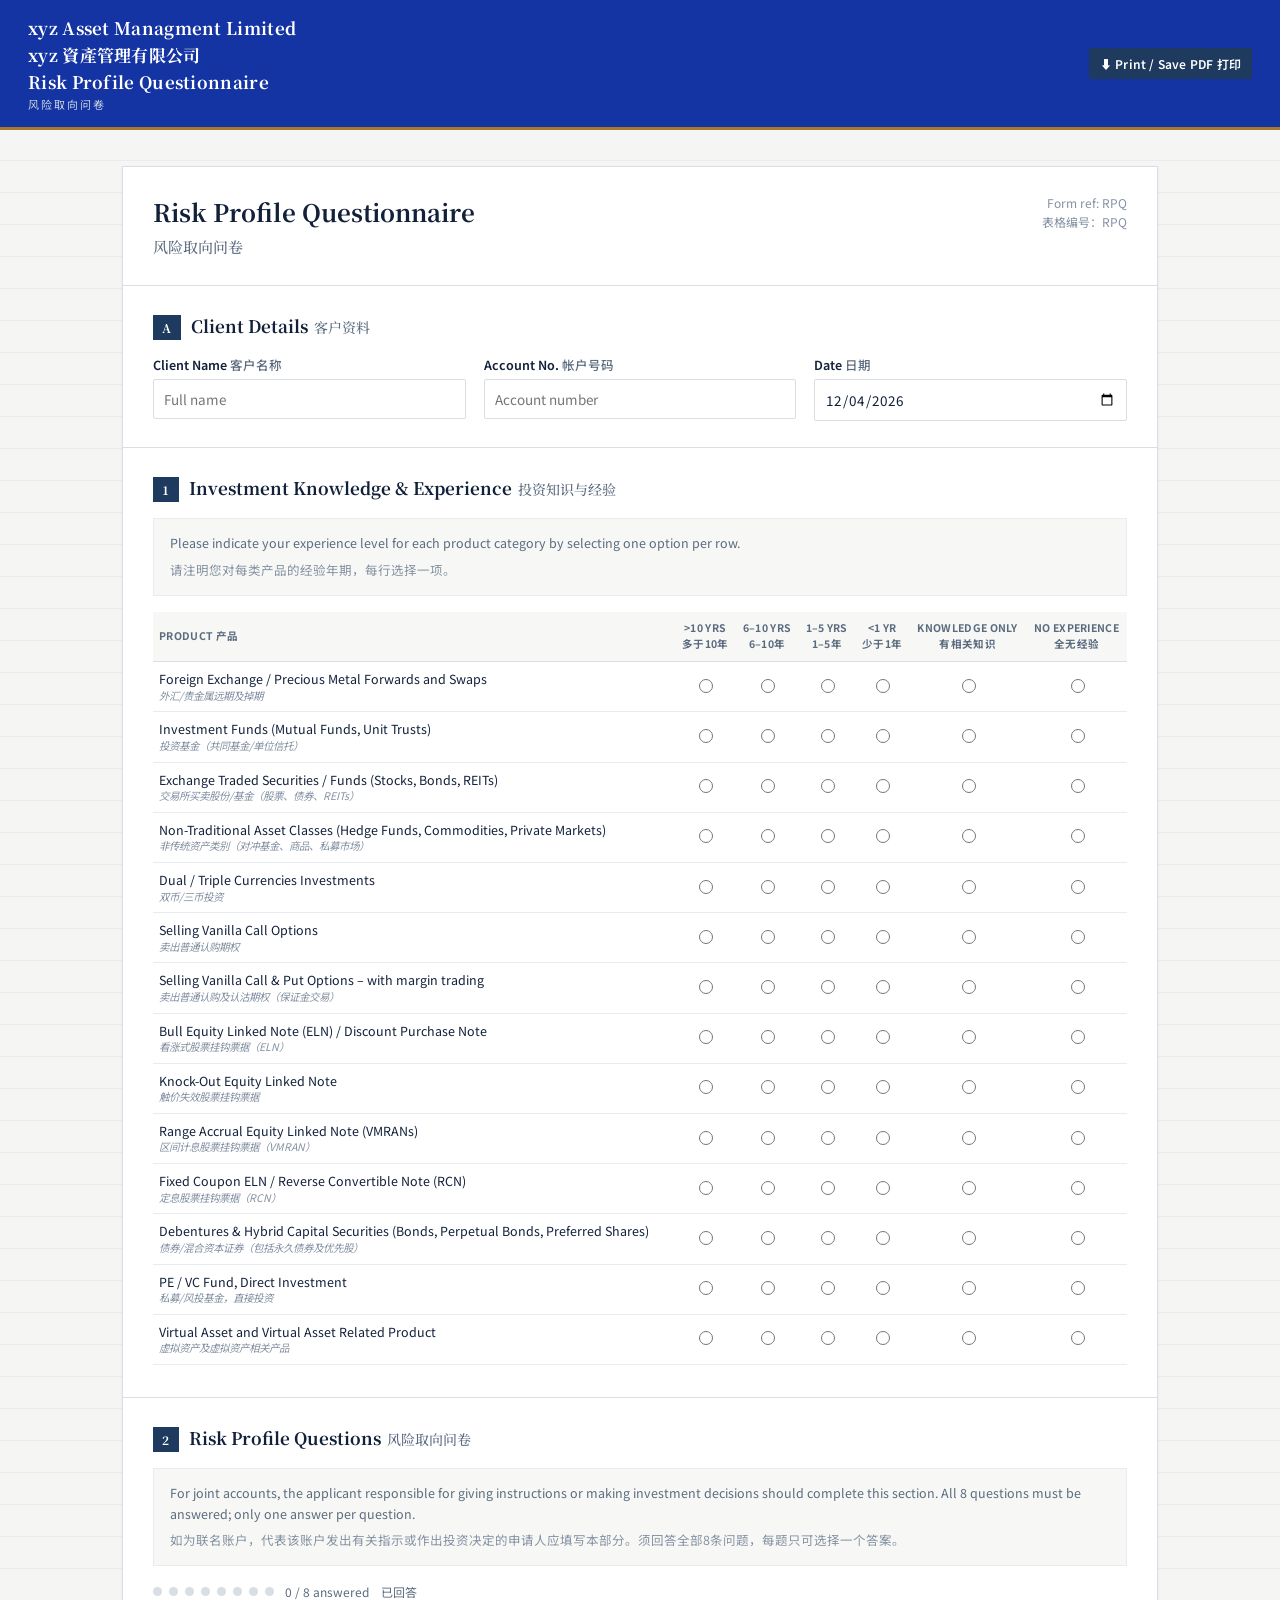
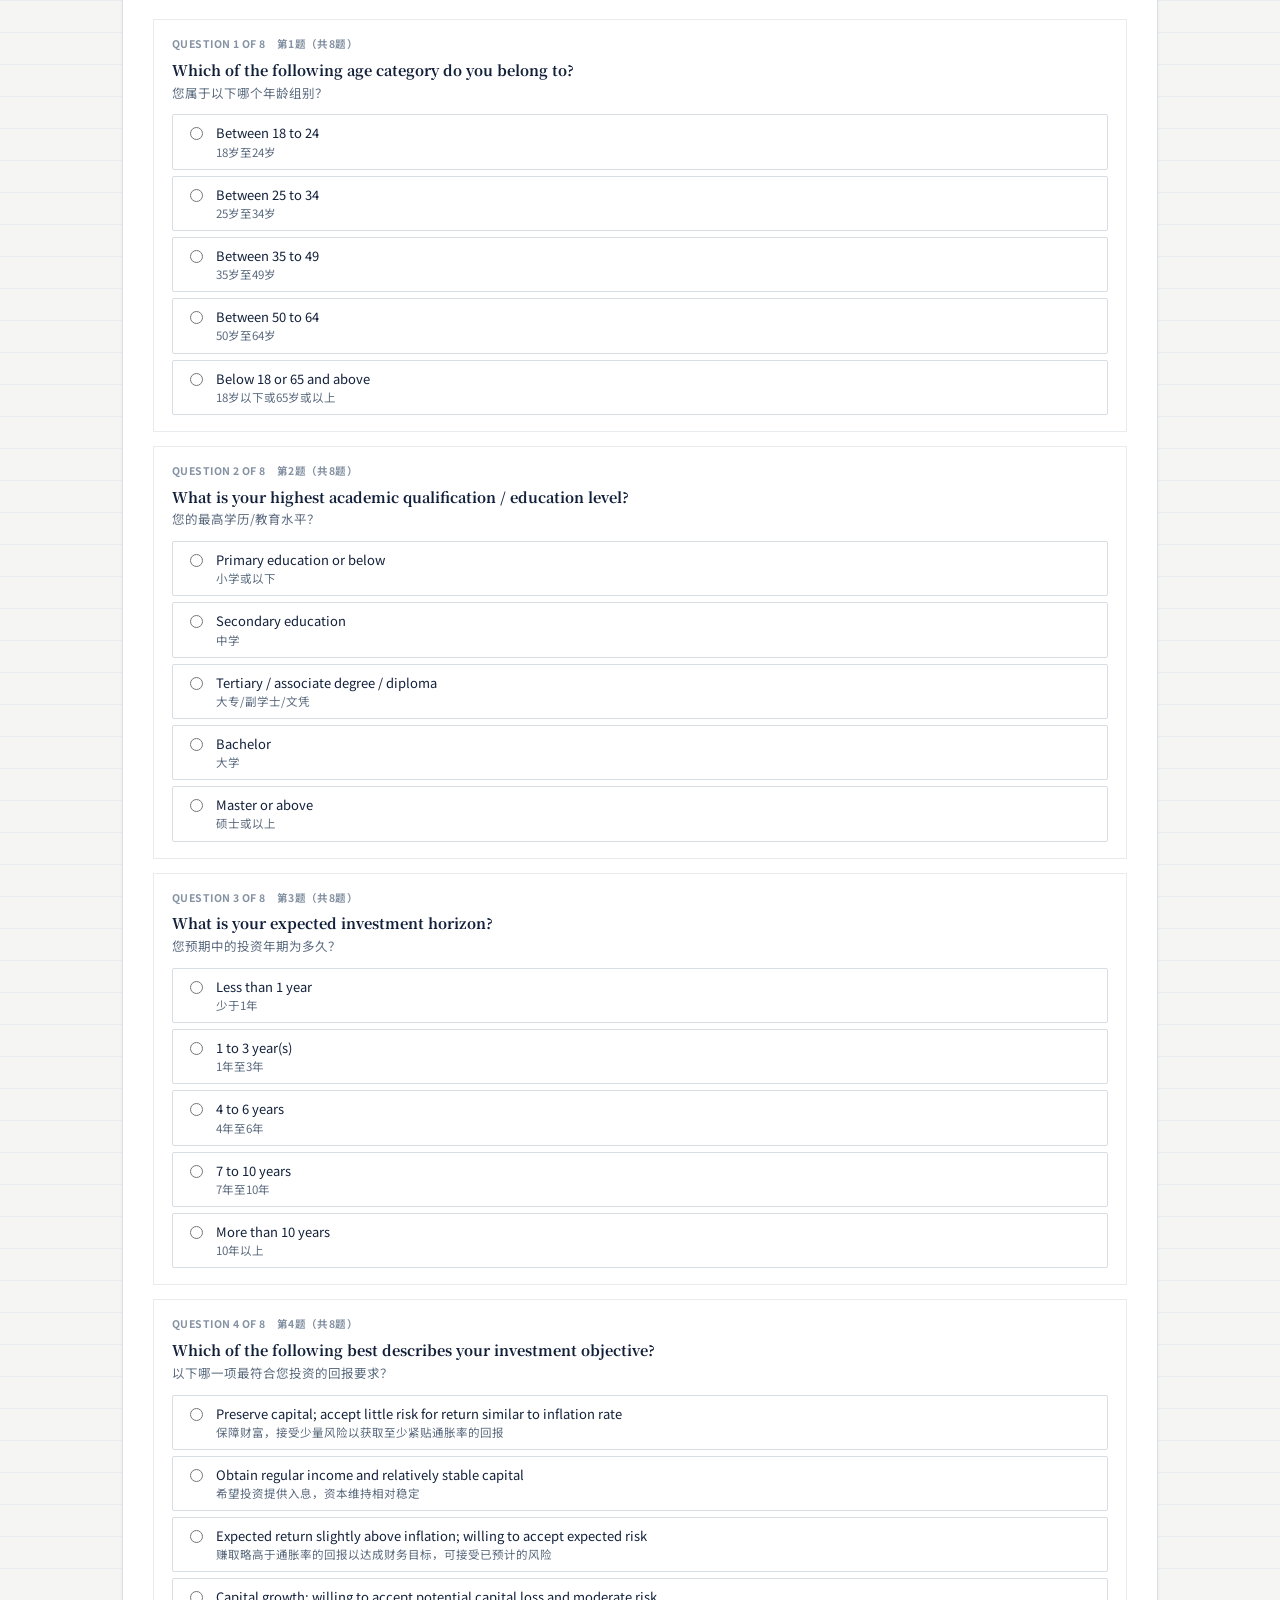
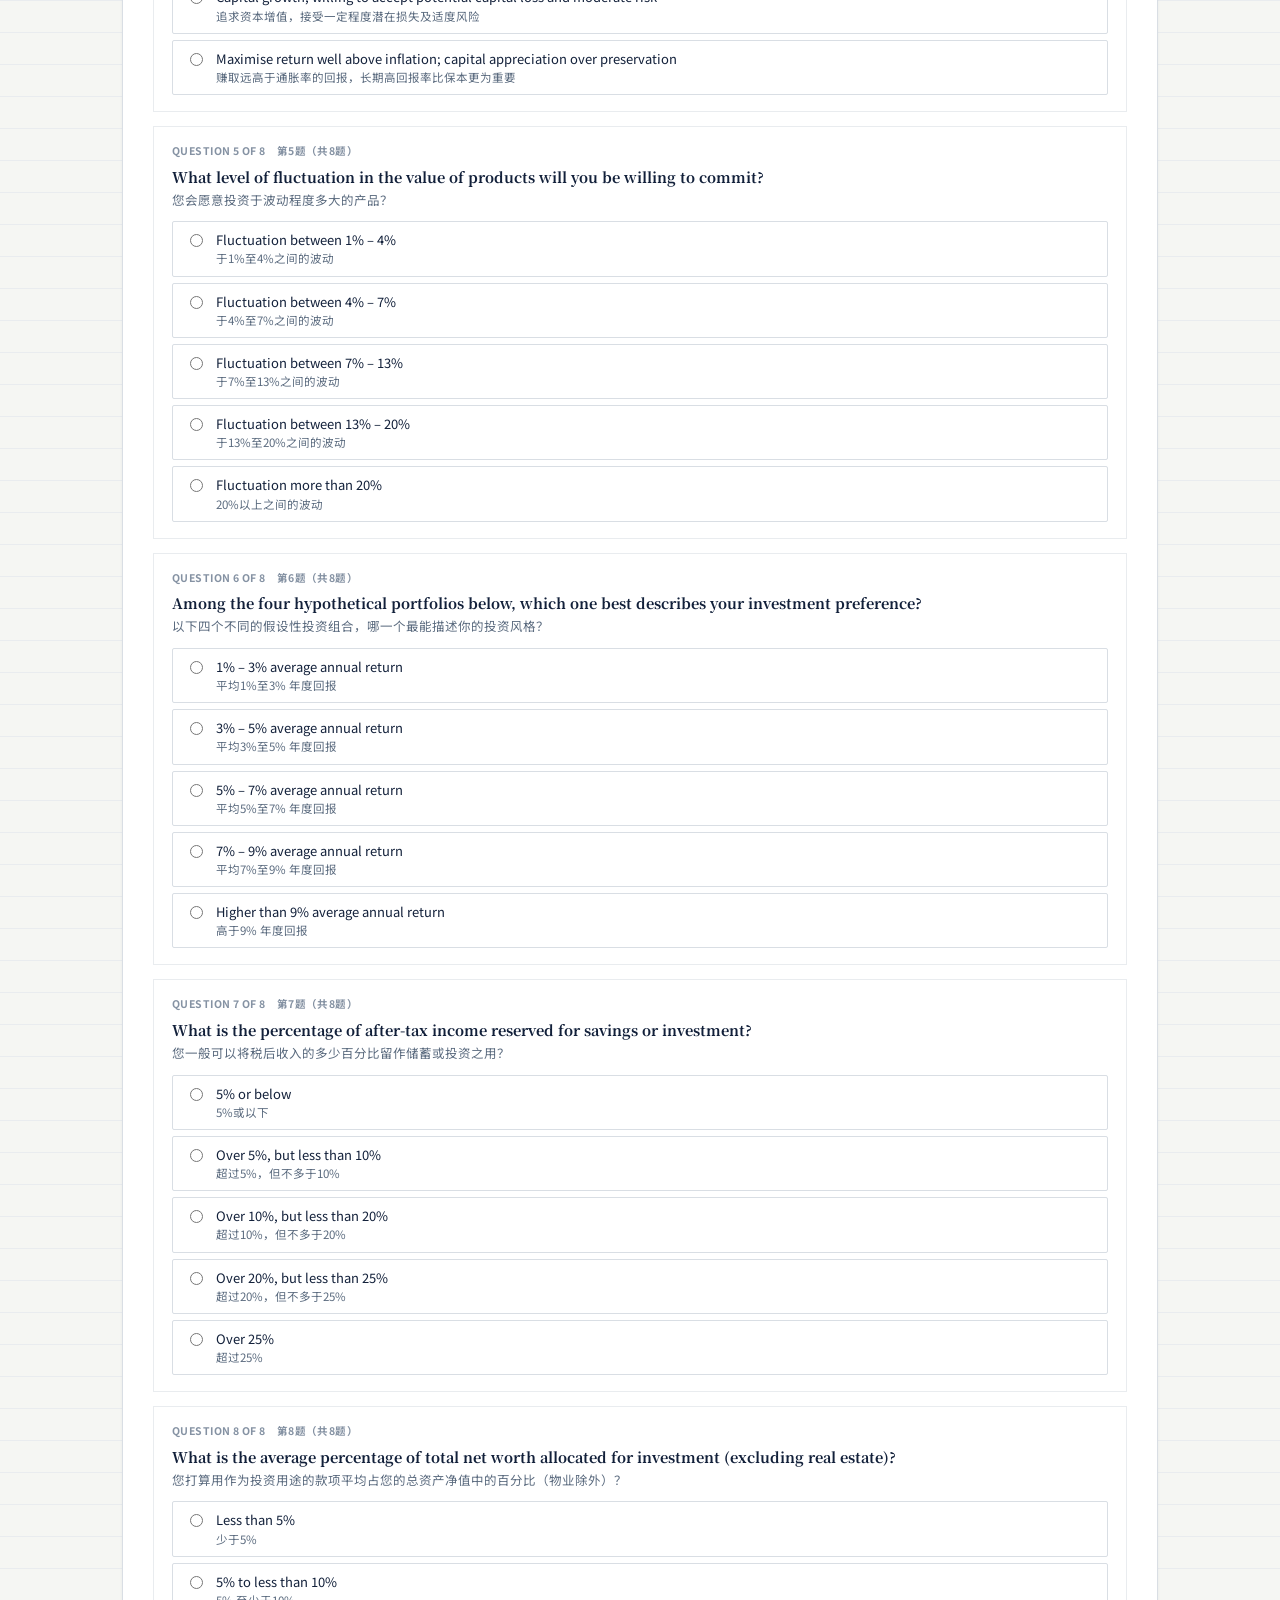
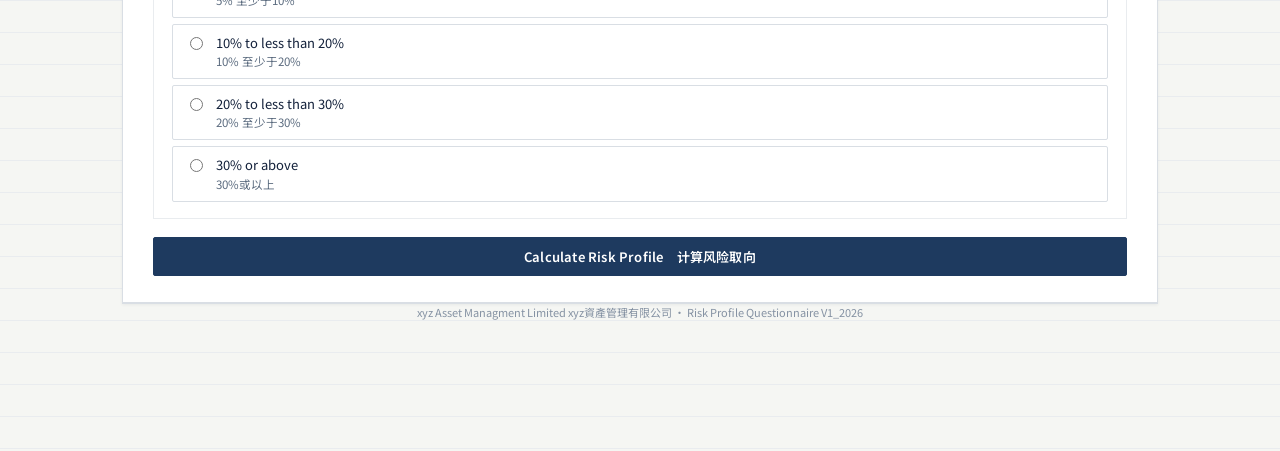
<file: Tools_CDD/Risk_Profile_Questionnaire.html>
<!DOCTYPE html>
<!-- saved from url=(0099)file:///Users/Billy/Desktop/AI/Output/Work/2.%20Risk%20profile/2.%20Risk_Profile_Questionnaire.html -->
<html lang="zh-HK"><head><meta http-equiv="Content-Type" content="text/html; charset=UTF-8">

<meta name="viewport" content="width=device-width, initial-scale=1.0">
<title>Risk Profile Questionnaire 風險取向問卷</title>
<link rel="preconnect" href="https://fonts.googleapis.com/">
<link href="https://fonts.googleapis.com/css2?family=Noto+Serif+SC:wght@500;700&family=Noto+Sans+SC:wght@400;500;700&display=swap" rel="stylesheet">
<style>
:root{
  --ink:#12203A;
  --navy:#1E3A5F;
  --navy-deep:#0B1A2E;
  --paper:#F5F6F3;
  --card:#FFFFFF;
  --line:#D9DEE4;
  --line-soft:#E9ECEF;
  --gold:#A9782F;
  --gold-soft:#EFE3CB;
  --red:#B3261E;
  --green:#1F7A5C;
  --slate:#5B6B7F;
  --slate-soft:#8592A3;
  --radius:2px;
  --serif:'Noto Serif SC','Songti SC','Times New Roman',serif;
  --sans:'Noto Sans SC','PingFang SC','Microsoft YaHei',-apple-system,BlinkMacSystemFont,'Segoe UI',sans-serif;
}
*{box-sizing:border-box;}
html,body{margin:0;padding:0;}
body{
  font-family:var(--sans);
  background:var(--paper);
  color:var(--ink);
  background-image:
    linear-gradient(var(--line-soft) 1px, transparent 1px);
  background-size: 100% 32px;
  background-attachment:local;
  min-height:100vh;
  font-size:14px; line-height:1.6;
}
.hidden{display:none !important;}
.no-print{}
a{color:inherit;}

/* ---------- Topbar ---------- */
.topbar{
  position:sticky; top:0; z-index:50;
  display:flex; align-items:center; justify-content:space-between;
  padding:14px 28px;
  background:#1434A4;
  color:#fff;
  border-bottom:3px solid var(--gold);
}
.brand{display:flex; align-items:center; gap:12px;}
.brand-text .en{font-family:var(--serif); font-size:17px; font-weight:700; letter-spacing:.3px;}
.brand-text .zh{font-size:11px; color:#C9D3DE; letter-spacing:2px;}
.toolbar{display:flex; gap:8px; flex-wrap:wrap;}
.btn{
  font-family:var(--sans); font-size:13px; font-weight:600;
  border:1px solid var(--line); background:#fff; color:var(--ink);
  padding:9px 14px; border-radius:var(--radius); cursor:pointer;
  transition:all .15s ease; letter-spacing:.2px;
}
.btn:hover{border-color:var(--navy); background:#F2F4F6;}
.btn-primary{background:var(--navy); color:#fff; border-color:var(--navy);}
.btn-primary:hover{background:var(--gold); border-color:var(--gold); color:#1a1305;}
.btn-gold{background:var(--gold); border-color:var(--gold); color:#fff;}
.btn-gold:hover{background:#8f6427;}
.btn-ghost{background:transparent; color:#fff; border-color:rgba(255,255,255,.35);}
.btn-ghost:hover{background:rgba(255,255,255,.1); border-color:#fff;}
.btn-block{display:block; width:100%; text-align:center; margin-top:18px;}
.btn-sm{padding:6px 10px; font-size:12px;}

/* ---------- Layout ---------- */
main{max-width:1080px; margin:0 auto; padding:36px 22px 90px;}
.card{background:var(--card); border:1px solid var(--line); box-shadow:0 1px 3px rgba(18,32,58,.06);}

/* ---------- Document header ---------- */
.doc-head{
  padding:26px 30px; border-bottom:1px solid var(--line);
  display:flex; justify-content:space-between; align-items:flex-start; gap:20px; flex-wrap:wrap;
}
.doc-head h1{font-family:var(--serif); font-size:24px; margin:0;}
.doc-head h1 .zh{display:block; font-size:15px; color:var(--slate); font-weight:500; margin-top:3px;}
.doc-meta{font-size:12px; color:var(--slate-soft); text-align:right; line-height:1.6;}

/* ---------- Sections ---------- */
.section{padding:26px 30px; border-bottom:1px solid var(--line);}
.section:last-child{border-bottom:none;}
.section-head{display:flex; align-items:baseline; gap:10px; margin-bottom:16px; flex-wrap:wrap;}
.section-badge{
  font-family:var(--serif); font-weight:700; font-size:12px; color:#fff;
  background:var(--navy); padding:3px 9px; letter-spacing:1px;
}
.section-head h3{font-family:var(--serif); font-size:17px; margin:0; font-weight:700;}
.section-head h3 .zh{color:var(--slate); font-weight:500; font-size:14px; margin-left:6px;}
.info-box{
  background:#F7F8F5; border:1px solid var(--line-soft); padding:14px 16px; font-size:12.5px;
  color:var(--slate); line-height:1.65; margin-bottom:16px;
}
.info-box .zh{display:block; margin-top:6px; color:var(--slate-soft);}

.grid{display:grid; grid-template-columns:repeat(12,1fr); gap:16px 18px;}
@media(max-width:640px){.grid{grid-template-columns:1fr;}}
.field{grid-column:span 4; display:flex; flex-direction:column; gap:6px; min-width:0;}
.span-3{grid-column:span 3;} .span-4{grid-column:span 4;} .span-6{grid-column:span 6;}
.span-8{grid-column:span 8;} .span-12{grid-column:span 12;}
@media(max-width:640px){.field{grid-column:span 1 !important;}}

.field label{font-size:12.5px; font-weight:600; color:var(--ink); line-height:1.4;}
.field label .zh{font-weight:500; color:var(--slate); margin-left:3px;}

input[type=text], input[type=number], input[type=date], input[type=email], input[type=tel]{
  font-family:var(--sans); font-size:13.5px; color:var(--ink);
  padding:9px 10px; border:1px solid var(--line); border-radius:var(--radius);
  background:#fff; width:100%;
}
input:focus{outline:none; border-color:var(--navy); box-shadow:0 0 0 3px rgba(30,58,95,.12);}

/* ---------- Experience table ---------- */
.exp-wrap{overflow-x:auto; margin-bottom:6px;}
.exp-table{width:100%; border-collapse:collapse; font-size:12.5px;}
.exp-table th{text-align:center; padding:8px 6px; font-weight:700; font-size:10.5px; color:var(--slate); border-bottom:1px solid var(--line); background:#F7F8F5; white-space:nowrap; letter-spacing:.03em; text-transform:uppercase;}
.exp-table th:first-child{text-align:left; min-width:220px;}
.exp-table td{padding:8px 6px; border-bottom:1px solid var(--line-soft); text-align:center; vertical-align:middle;}
.exp-table td:first-child{text-align:left; color:var(--ink); font-size:12.5px; line-height:1.4;}
.exp-table td .sub{display:block; color:var(--slate-soft); font-size:10.5px; margin-top:1px; font-style:italic;}
.exp-table tr:hover td{background:#FAFAF8;}
.exp-table input[type=radio]{accent-color:var(--navy); width:14px; height:14px; cursor:pointer;}

/* ---------- Progress ---------- */
.prog-row{display:flex; align-items:center; gap:7px; margin-bottom:18px; flex-wrap:wrap;}
.pdot{width:9px; height:9px; border-radius:50%; background:var(--line); flex-shrink:0;}
.pdot.done{background:var(--green);}
.ptext{font-size:12px; color:var(--slate); margin-left:4px;}

/* ---------- Question blocks ---------- */
.q-block{margin-bottom:14px; padding:16px 18px; border:1px solid var(--line-soft); background:#fff; transition:border-color .15s;}
.q-block.answered{border-color:var(--green); background:#FAFDFB;}
.q-num{font-size:10.5px; color:var(--slate-soft); margin-bottom:6px; font-weight:700; letter-spacing:.04em; text-transform:uppercase;}
.q-en{font-family:var(--serif); font-size:14.5px; font-weight:700; color:var(--ink); margin-bottom:3px; line-height:1.5;}
.q-cn{font-size:12.5px; color:var(--slate); margin-bottom:12px; line-height:1.5;}
.opt-list{display:flex; flex-direction:column; gap:6px;}
.opt-item{display:flex; align-items:flex-start; gap:10px; padding:9px 12px; border:1px solid var(--line); border-radius:var(--radius); cursor:pointer; transition:all .1s;}
.opt-item:hover{background:#F7F8F5; border-color:var(--slate-soft);}
.opt-item.sel{border-color:var(--navy); background:#EEF2F7;}
.opt-item input[type=radio]{accent-color:var(--navy); margin-top:3px; flex-shrink:0;}
.opt-label{font-size:13px; color:var(--ink); line-height:1.4;}
.opt-label .cn{color:var(--slate); font-size:11.5px; display:block; margin-top:1px;}

/* ---------- Validation ---------- */
.validate-msg{font-size:12.5px; font-weight:600;}
.err{font-size:12.5px; color:var(--red); margin-top:12px; padding:9px 14px; background:#FBEDEC; border:1px solid #E7C6C3; border-radius:var(--radius); display:none;}

/* ---------- Result card ---------- */
.result-card{display:none;}
.res-meta{display:grid; grid-template-columns:repeat(4,1fr); gap:0; border:1px solid var(--line); margin-bottom:0;}
.mi{text-align:center; padding:14px 10px; border-right:1px solid var(--line); border-bottom:1px solid var(--line);}
.mi:last-child{border-right:none;}
.mi-label{font-size:10px; color:var(--slate-soft); margin-bottom:4px; text-transform:uppercase; letter-spacing:.05em; font-weight:700;}
.mi-val{font-size:14px; font-weight:700; color:var(--ink);}
@media(max-width:640px){.res-meta{grid-template-columns:1fr 1fr;} .mi{border-bottom:1px solid var(--line);}}

.bar-wrap{padding:16px 18px; border:1px solid var(--line); border-top:none;}
.bar-top{display:flex; justify-content:space-between; font-size:11.5px; color:var(--slate); margin-bottom:8px; font-weight:600;}
.bar-bg{height:8px; border-radius:4px; background:var(--line-soft); overflow:hidden; position:relative;}
.bar-fill{height:100%; border-radius:4px; background:var(--navy); transition:width .6s cubic-bezier(.4,0,.2,1);}
.bar-ticks{display:flex; justify-content:space-between; font-size:10px; color:var(--slate-soft); margin-top:4px;}

.prof-block{padding:18px; border:1px solid var(--line); border-top:none;}
.pbadge{display:inline-block; font-size:11px; padding:5px 12px; border-radius:var(--radius); font-weight:700; margin-bottom:10px; letter-spacing:.03em;}
.pname{font-family:var(--serif); font-size:16px; font-weight:700; color:var(--ink); margin-bottom:8px; line-height:1.4;}
.pdesc{font-size:12.5px; color:var(--slate); line-height:1.7; white-space:pre-line;}

/* ---------- Signatures (Part 4) ---------- */
.sig-section{padding:18px; border:1px solid var(--line); border-top:none;}
.sig-section-title{display:flex; align-items:baseline; gap:10px; margin-bottom:14px;}
.sig-section-title h3{font-family:var(--serif); font-size:15px; margin:0; font-weight:700;}
.sig-section-title h3 .zh{color:var(--slate); font-weight:500; font-size:13px; margin-left:6px;}
.sig-grid{display:grid; grid-template-columns:1fr 1fr; gap:18px;}
@media(max-width:640px){.sig-grid{grid-template-columns:1fr;}}
.sig-box{border:1px solid var(--line); background:#fff; padding:16px;}
.sig-box-title{font-family:var(--serif); font-size:13px; font-weight:700; color:var(--ink); margin-bottom:12px; padding-bottom:8px; border-bottom:1px solid var(--line-soft);}
.sig-box-title .cn{font-size:11px; color:var(--slate); display:block; font-weight:500; margin-top:2px;}
.sig-fields{display:flex; flex-direction:column; gap:10px;}
.sig-field label{font-size:11.5px; color:var(--slate); display:block; margin-bottom:4px; font-weight:600;}
.sig-field input{width:100%; padding:8px 10px; font-size:12.5px; border:1px solid var(--line); border-radius:var(--radius); background:#fff; color:var(--ink);}
.sig-field input:focus{outline:none; border-color:var(--navy); box-shadow:0 0 0 3px rgba(30,58,95,.12);}
.sig-line-wrap{margin-top:14px; padding-top:12px; border-top:1px solid var(--line-soft);}
.sig-line-label{font-size:10px; color:var(--slate-soft); margin-bottom:6px; font-weight:700; text-transform:uppercase; letter-spacing:.03em;}
.sig-line{height:52px; border-bottom:1px solid var(--slate-soft); position:relative;}
.sig-line:after{content:"Sign here　請在此簽署"; position:absolute; bottom:6px; left:0; font-size:10px; color:var(--slate-soft); font-style:italic;}

footer.foot{max-width:1080px; margin:0 auto; padding:0 22px 40px; font-size:11px; color:var(--slate-soft); text-align:center;}

/* ---------- Print ---------- */
@media print{
  .topbar, .no-print{display:none !important;}
  body{background:#fff;}
  main{padding:0; max-width:100%;}
  .card{box-shadow:none; border:none;}
  .section{break-inside:avoid; padding:14px 4px;}
  .q-block, .sig-box{break-inside:avoid;}
  .result-card{display:block !important;}
  input{border:1px solid #999;}
}
</style>
</head>
<body>

<div class="topbar">
  <div class="brand">
    <div class="brand-text">
      <div class="en">xyz Asset Managment Limited</div>
      <div class="en">xyz 資產管理有限公司 </div>
      <div class="en">Risk Profile Questionnaire</div><div class="zh">风险取向问卷</div>
    </div>
  </div>
  <div class="toolbar no-print">
    <button class="btn btn-primary btn-sm" onclick="window.print()">⬇ Print / Save PDF 打印</button>
  </div>
</div>

<main>
  <div class="card">
    <div class="doc-head">
      <h1>Risk Profile Questionnaire<span class="zh">风险取向问卷</span></h1>
      <div class="doc-meta">Form ref: RPQ<br>表格编号：RPQ</div>
    </div>

    <div class="section">
      <div class="section-head"><span class="section-badge">A</span><h3>Client Details<span class="zh">客户资料</span></h3></div>
      <div class="grid">
        <div class="field span-4"><label>Client Name<span class="zh">客户名称</span></label><input type="text" id="clientName" placeholder="Full name"></div>
        <div class="field span-4"><label>Account No.<span class="zh">帐户号码</span></label><input type="text" id="accountNo" placeholder="Account number"></div>
        <div class="field span-4"><label>Date<span class="zh">日期</span></label><input type="date" id="dateInput"></div>
      </div>
    </div>

    <div class="section">
      <div class="section-head"><span class="section-badge">1</span><h3>Investment Knowledge &amp; Experience<span class="zh">投资知识与经验</span></h3></div>
      <div class="info-box">Please indicate your experience level for each product category by selecting one option per row.<span class="zh">请注明您对每类产品的经验年期，每行选择一项。</span></div>
      <div class="exp-wrap">
        <table class="exp-table">
          <thead>
            <tr>
              <th style="text-align:left">Product 产品</th>
              <th>&gt;10 yrs<br>多于10年</th>
              <th>6–10 yrs<br>6–10年</th>
              <th>1–5 yrs<br>1–5年</th>
              <th>&lt;1 yr<br>少于1年</th>
              <th>Knowledge only<br>有相关知识</th>
              <th>No experience<br>全无经验</th>
            </tr>
          </thead>
          <tbody id="expBody"></tbody>
        </table>
      </div>
    </div>

    <div class="section">
      <div class="section-head"><span class="section-badge">2</span><h3>Risk Profile Questions<span class="zh">风险取向问卷</span></h3></div>
      <div class="info-box">For joint accounts, the applicant responsible for giving instructions or making investment decisions should complete this section. All 8 questions must be answered; only one answer per question.<span class="zh">如为联名账户，代表该账户发出有关指示或作出投资决定的申请人应填写本部分。须回答全部8条问题，每题只可选择一个答案。</span></div>
      <div class="prog-row" id="progRow"></div>
      <div id="qWrap"></div>

      <button class="btn btn-primary btn-block" onclick="calculate()">Calculate Risk Profile　计算风险取向</button>
      <div class="err no-print" id="errMsg">⚠ Please answer all 8 questions before calculating.　请先回答全部8条问题。</div>
    </div>

    <div class="section result-card" id="resultCard">
      <div class="section-head">
        <span class="section-badge">3</span><h3>Risk Profile Result<span class="zh">风险取向结果</span></h3>
        <button class="btn btn-sm no-print" style="margin-left:auto" onclick="window.print()">Print / Save PDF　打印</button>
      </div>
      <div class="res-meta">
        <div class="mi"><div class="mi-label">Client 客户</div><div class="mi-val" id="rName">—</div></div>
        <div class="mi"><div class="mi-label">Account 帐号</div><div class="mi-val" id="rAcct">—</div></div>
        <div class="mi"><div class="mi-label">Age Group 年龄</div><div class="mi-val" id="rAge">—</div></div>
        <div class="mi"><div class="mi-label">Date 日期</div><div class="mi-val" id="rDate">—</div></div>
      </div>
      <div class="bar-wrap">
        <div class="bar-top"><span style="font-weight:600">Total Score 总分</span><span id="rScore" style="font-weight:700;color:var(--navy);font-size:15px">— / 120</span></div>
        <div class="bar-bg"><div class="bar-fill" id="rBar" style="width: 0%;"></div></div>
        <div class="bar-ticks"><span>12</span><span>39</span><span>66</span><span>93</span><span>120</span></div>
      </div>
      <div class="prof-block">
        <div class="pbadge" id="rBadge">—</div>
        <div class="pname" id="rPName">—</div>
        <div class="pdesc" id="rPDesc">—</div>
      </div>

      <div class="sig-section">
        <div class="sig-section-title"><span class="section-badge">4</span><h3>Declaration &amp; Signatures<span class="zh">声明及签署</span></h3></div>
        <div class="info-box" style="margin-bottom:16px">Your risk profile is derived from the answers above. We recommend selecting your risk exposure in line with your calculated risk profile. We will not accept a risk exposure more than one notch above your risk profile.<span class="zh">您的风险概况来源于上述回答。我们建议您根据计算的风险概况选择风险敞口。我们不会接受比风险概况高出一个档次的风险敞口。</span></div>
        <div class="sig-grid">
          <div class="sig-box">
            <div class="sig-box-title">Client 客户<span class="cn">To be completed by the account holder 由账户持有人填写</span></div>
            <div class="sig-fields">
              <div class="sig-field"><label>Full Name 客户全名</label><input type="text" id="sigClientName" placeholder="As per identity document"></div>
              <div class="sig-field"><label>Identity Document No. 身份证号码<br><span style="font-size:10px;color:var(--slate-soft)">(HKID / Passport)</span></label><input type="text" id="sigClientID" placeholder="e.g. A123456(7)"></div>
              <div class="sig-field"><label>Date 日期 (DD/MM/YYYY)</label><input type="text" id="sigClientDate" placeholder="DD/MM/YYYY"></div>
            </div>
            <div class="sig-line-wrap">
              <div class="sig-line-label">Signature of Client 客户签署</div>
              <div class="sig-line"></div>
            </div>
          </div>
          <div class="sig-box">
            <div class="sig-box-title">Relationship Manager 关系经理<span class="cn">For manager official use only 仅供管理人内部使用</span></div>
            <div class="sig-fields">
              <div class="sig-field"><label>Full Name 全名</label><input type="text" id="sigRMName" placeholder="Licensed representative name"></div>
              <div class="sig-field"><label>SFC CE No. 持牌人中央编号</label><input type="text" id="sigCE" placeholder="e.g. ABC123"></div>
              <div class="sig-field"><label>Date 日期 (DD/MM/YYYY)</label><input type="text" id="sigRMDate" placeholder="DD/MM/YYYY"></div>
            </div>
            <div class="sig-line-wrap">
              <div class="sig-line-label">Signature of SFC Licensed Representative 证监会持牌人签署</div>
              <div class="sig-line"></div>
            </div>
          </div>
        </div>
      </div>

      <div class="info-box" style="margin:16px 18px 0">
        <strong>Important Notice 重要提示：</strong><br>
        This questionnaire and the test results are for reference only. It does not constitute investment advice and should not be regarded as a solicitation or offer to buy or sell any investment products or services. This questionnaire is not a substitute for independent professional advice. The Company shall not give any guarantee for the accuracy and completeness of the content of the questionnaire and the results. You should regularly review your investment strategy. If necessary, you may complete the questionnaire again in the future in order to re-evaluate your risk appetite.
        <span class="zh">本问卷及测试结果仅供参考，并不构成投资建议，亦不得视为建议游说买卖任何投资产品或服务。本问卷并不能取代独立的专业意见。本公司对本问卷内容及结果的准确性及完整性概不作出任何保证。阁下应定期检讨投资策略。如有需要，阁下可于日后再次填写本问卷以重新评估阁下的风险取向。</span>
      </div>
    </div>
  </div>

  <footer class="foot">xyz Asset Managment Limited xyz資產管理有限公司 · Risk Profile Questionnaire V1_2026</footer>
</main>

<script>
const products=[
  ["Foreign Exchange / Precious Metal Forwards and Swaps","外汇/贵金属远期及掉期"],
  ["Investment Funds (Mutual Funds, Unit Trusts)","投资基金（共同基金/单位信托）"],
  ["Exchange Traded Securities / Funds (Stocks, Bonds, REITs)","交易所买卖股份/基金（股票、债券、REITs）"],
  ["Non-Traditional Asset Classes (Hedge Funds, Commodities, Private Markets)","非传统资产类别（对冲基金、商品、私募市场）"],
  ["Dual / Triple Currencies Investments","双币/三币投资"],
  ["Selling Vanilla Call Options","卖出普通认购期权"],
  ["Selling Vanilla Call & Put Options – with margin trading","卖出普通认购及认沽期权（保证金交易）"],
  ["Bull Equity Linked Note (ELN) / Discount Purchase Note","看涨式股票挂钩票据（ELN）"],
  ["Knock-Out Equity Linked Note","触价失效股票挂钩票据"],
  ["Range Accrual Equity Linked Note (VMRANs)","区间计息股票挂钩票据（VMRAN）"],
  ["Fixed Coupon ELN / Reverse Convertible Note (RCN)","定息股票挂钩票据（RCN）"],
  ["Debentures & Hybrid Capital Securities (Bonds, Perpetual Bonds, Preferred Shares)","债券/混合资本证券（包括永久债券及优先股）"],
  ["PE / VC Fund, Direct Investment","私募/风投基金，直接投资"],
  ["Virtual Asset and Virtual Asset Related Product","虚拟资产及虚拟资产相关产品"]
];
const expCols=[">10 yrs","6–10 yrs","1–5 yrs","<1 yr","Knowledge only","No experience"];
const tb=document.getElementById("expBody");
products.forEach((p,i)=>{
  const tr=document.createElement("tr");
  let c=`<td>${p[0]}<span class="sub">${p[1]}</span></td>`;
  expCols.forEach((_,j)=>{c+=`<td><input type="radio" name="exp${i}" value="${j}" aria-label="${p[0]} – ${expCols[j]}"></td>`;});
  tr.innerHTML=c;tb.appendChild(tr);
});

const questions=[
  {en:"Which of the following age category do you belong to?",cn:"您属于以下哪个年龄组别？",
   opts:[{en:"Between 18 to 24",cn:"18岁至24岁",s:3},{en:"Between 25 to 34",cn:"25岁至34岁",s:8},{en:"Between 35 to 49",cn:"35岁至49岁",s:15},{en:"Between 50 to 64",cn:"50岁至64岁",s:5},{en:"Below 18 or 65 and above",cn:"18岁以下或65岁或以上",s:1}]},
  {en:"What is your highest academic qualification / education level?",cn:"您的最高学历/教育水平？",
   opts:[{en:"Primary education or below",cn:"小学或以下",s:1},{en:"Secondary education",cn:"中学",s:3},{en:"Tertiary / associate degree / diploma",cn:"大专/副学士/文凭",s:8},{en:"Bachelor",cn:"大学",s:11},{en:"Master or above",cn:"硕士或以上",s:15}]},
  {en:"What is your expected investment horizon?",cn:"您预期中的投资年期为多久？",
   opts:[{en:"Less than 1 year",cn:"少于1年",s:1},{en:"1 to 3 year(s)",cn:"1年至3年",s:3},{en:"4 to 6 years",cn:"4年至6年",s:5},{en:"7 to 10 years",cn:"7年至10年",s:8},{en:"More than 10 years",cn:"10年以上",s:15}]},
  {en:"Which of the following best describes your investment objective?",cn:"以下哪一项最符合您投资的回报要求？",
   opts:[{en:"Preserve capital; accept little risk for return similar to inflation rate",cn:"保障财富，接受少量风险以获取至少紧贴通胀率的回报",s:1},{en:"Obtain regular income and relatively stable capital",cn:"希望投资提供入息，资本维持相对稳定",s:3},{en:"Expected return slightly above inflation; willing to accept expected risk",cn:"赚取略高于通胀率的回报以达成财务目标，可接受已预计的风险",s:5},{en:"Capital growth; willing to accept potential capital loss and moderate risk",cn:"追求资本增值，接受一定程度潜在损失及适度风险",s:11},{en:"Maximise return well above inflation; capital appreciation over preservation",cn:"赚取远高于通胀率的回报，长期高回报率比保本更为重要",s:15}]},
  {en:"What level of fluctuation in the value of products will you be willing to commit?",cn:"您会愿意投资于波动程度多大的产品？",
   opts:[{en:"Fluctuation between 1% – 4%",cn:"于1%至4%之间的波动",s:1},{en:"Fluctuation between 4% – 7%",cn:"于4%至7%之间的波动",s:5},{en:"Fluctuation between 7% – 13%",cn:"于7%至13%之间的波动",s:8},{en:"Fluctuation between 13% – 20%",cn:"于13%至20%之间的波动",s:11},{en:"Fluctuation more than 20%",cn:"20%以上之间的波动",s:15}]},
  {en:"Among the four hypothetical portfolios below, which one best describes your investment preference?",cn:"以下四个不同的假设性投资组合，哪一个最能描述你的投资风格？",
   opts:[{en:"1% – 3% average annual return",cn:"平均1%至3% 年度回报",s:1},{en:"3% – 5% average annual return",cn:"平均3%至5% 年度回报",s:5},{en:"5% – 7% average annual return",cn:"平均5%至7% 年度回报",s:8},{en:"7% – 9% average annual return",cn:"平均7%至9% 年度回报",s:11},{en:"Higher than 9% average annual return",cn:"高于9% 年度回报",s:15}]},
  {en:"What is the percentage of after-tax income reserved for savings or investment?",cn:"您一般可以将税后收入的多少百分比留作储蓄或投资之用？",
   opts:[{en:"5% or below",cn:"5%或以下",s:3},{en:"Over 5%, but less than 10%",cn:"超过5%，但不多于10%",s:5},{en:"Over 10%, but less than 20%",cn:"超过10%，但不多于20%",s:8},{en:"Over 20%, but less than 25%",cn:"超过20%，但不多于25%",s:11},{en:"Over 25%",cn:"超过25%",s:15}]},
  {en:"What is the average percentage of total net worth allocated for investment (excluding real estate)?",cn:"您打算用作为投资用途的款项平均占您的总资产净值中的百分比（物业除外）？",
   opts:[{en:"Less than 5%",cn:"少于5%",s:3},{en:"5% to less than 10%",cn:"5% 至少于10%",s:5},{en:"10% to less than 20%",cn:"10% 至少于20%",s:8},{en:"20% to less than 30%",cn:"20% 至少于30%",s:11},{en:"30% or above",cn:"30%或以上",s:15}]}
];

const answered=new Array(8).fill(false);
const qWrap=document.getElementById("qWrap");
const progRow=document.getElementById("progRow");

function updateProg(){
  const done=answered.filter(Boolean).length;
  progRow.innerHTML='';
  for(let i=0;i<8;i++){
    const d=document.createElement("div");
    d.className="pdot"+(answered[i]?" done":"");
    progRow.appendChild(d);
  }
  const t=document.createElement("span");
  t.className="ptext";
  t.textContent=done===8?"✓ All 8 questions answered　所有问题已回答":`${done} / 8 answered　已回答`;
  if(done===8)t.style.color="#1F7A5C";
  progRow.appendChild(t);
}

questions.forEach((q,qi)=>{
  const b=document.createElement("div");
  b.className="q-block";b.id="qb"+qi;
  b.innerHTML=`<div class="q-num">Question ${qi+1} of 8　第${qi+1}题（共8题）</div><div class="q-en">${q.en}</div><div class="q-cn">${q.cn}</div><div class="opt-list" id="ol${qi}"></div>`;
  qWrap.appendChild(b);
  const ol=document.getElementById("ol"+qi);
  q.opts.forEach((o,oi)=>{
    const item=document.createElement("label");
    item.className="opt-item";item.id=`op${qi}_${oi}`;
    item.innerHTML=`<input type="radio" name="q${qi}" value="${o.s}" onchange="selOpt(${qi},${oi})"><span class="opt-label">${o.en}<span class="cn">${o.cn}</span></span>`;
    ol.appendChild(item);
  });
});
updateProg();

function selOpt(qi,oi){
  document.querySelectorAll(`#ol${qi} .opt-item`).forEach(el=>el.classList.remove("sel"));
  document.getElementById(`op${qi}_${oi}`).classList.add("sel");
  answered[qi]=true;
  document.getElementById("qb"+qi).classList.add("answered");
  updateProg();
}

const profiles=[
  {max:12,cls:1,badge:"Asset Preservation",name:"Risk Profile 1 — Asset Preservation　風險取向1：資產保值",
   desc:"Objective is asset preservation. A minimal volatility of asset value is expected. Only prepared to face minimal volatility that may result in minimal to low losses.\n目標是資產保值，預期資產值呈最低波幅。只準備面對可能導致輕微虧損的最低波幅。",bc:"#E1F5EE",tc:"#0F6E56"},
  {max:32,cls:2,badge:"Conservative",name:"Risk Profile 2 — Conservative　風險取向2：保守",
   desc:"Objective is asset preservation. A low volatility of asset value is expected. Only prepared to face volatility that may result in low to moderate losses.\n目標是資產保值，預期資產值呈低波幅。只準備面對可能導致低至中度虧損的波幅。",bc:"#E6F1FB",tc:"#185FA5"},
  {max:55,cls:3,badge:"Moderate",name:"Risk Profile 3 — Moderate　風險取向3：稳健",
   desc:"Objective is slight asset appreciation. Prepared to face average volatility of asset value that may result in moderate losses.\n目標是資產略微增值。準備面對可能導致中等虧損的資產值中度波幅。",bc:"#FAEEDA",tc:"#854F0B"},
  {max:82,cls:4,badge:"Aggressive",name:"Risk Profile 4 — Aggressive　風險取向4：进取",
   desc:"Objective is substantial asset appreciation. Prepared to face above average volatility of asset value that may result in considerable losses.\n目標是長期的資產大幅增值。準備面對可能導致相當大虧損的資產值中高波幅。",bc:"#FAECE7",tc:"#993C1D"},
  {max:999,cls:5,badge:"Leverage Aggressive",name:"Risk Profile 5 — Leverage Aggressive　風險取向5：槓桿式进取",
   desc:"Objective is to maximize asset appreciation. Prepared to face high volatility of asset value that may result in significant losses. Prepared to use leverage.\n目標是長期的資產最大增值。準備面對可能導致重大虧損的資產值高波幅。準備利用槓桿效應。",bc:"#F5C4B3",tc:"#4A1B0C"}
];

function calculate(){
  const err=document.getElementById("errMsg");
  if(!answered.every(Boolean)){
    err.style.display="block";
    const first=answered.indexOf(false);
    document.getElementById("qb"+first).scrollIntoView({behavior:"smooth",block:"center"});
    return;
  }
  err.style.display="none";
  let total=0;
  for(let i=0;i<8;i++){total+=parseInt(document.querySelector(`input[name="q${i}"]:checked`).value);}
  const nm=document.getElementById("clientName").value||"—";
  const ac=document.getElementById("accountNo").value||"—";
  const dv=document.getElementById("dateInput").value;
  const ds=dv?new Date(dv).toLocaleDateString("en-GB"):"—";
  const ageLabels=["18–24","25–34","35–49","50–64","<18 or 65+"];
  const aIdx=questions[0].opts.findIndex(o=>o.s===parseInt(document.querySelector("input[name='q0']:checked").value));
  const ag=ageLabels[aIdx]||"—";
  const p=profiles.find(x=>total<=x.max);
  const pct=Math.min(((total-12)/(120-12))*100,100);
  document.getElementById("rName").textContent=nm;
  document.getElementById("rAcct").textContent=ac;
  document.getElementById("rAge").textContent=ag;
  document.getElementById("rDate").textContent=ds;
  document.getElementById("rScore").textContent=total+" / 120";
  document.getElementById("rBar").style.width=pct.toFixed(1)+"%";
  const badge=document.getElementById("rBadge");
  badge.textContent="Class "+p.cls+" — "+p.badge;
  badge.style.background=p.bc;badge.style.color=p.tc;
  document.getElementById("rPName").textContent=p.name;
  document.getElementById("rPDesc").textContent=p.desc;
  const rc=document.getElementById("resultCard");
  rc.style.display="block";
  document.getElementById("sigClientName").value=nm;
  if(dv){
    const d=new Date(dv);
    const fmt=`${String(d.getDate()).padStart(2,"0")}/${String(d.getMonth()+1).padStart(2,"0")}/${d.getFullYear()}`;
    document.getElementById("sigClientDate").value=fmt;
    document.getElementById("sigRMDate").value=fmt;
  }
  setTimeout(()=>rc.scrollIntoView({behavior:"smooth",block:"start"}),100);
}

document.getElementById("dateInput").valueAsDate=new Date();
</script>


</body></html>
</file>
